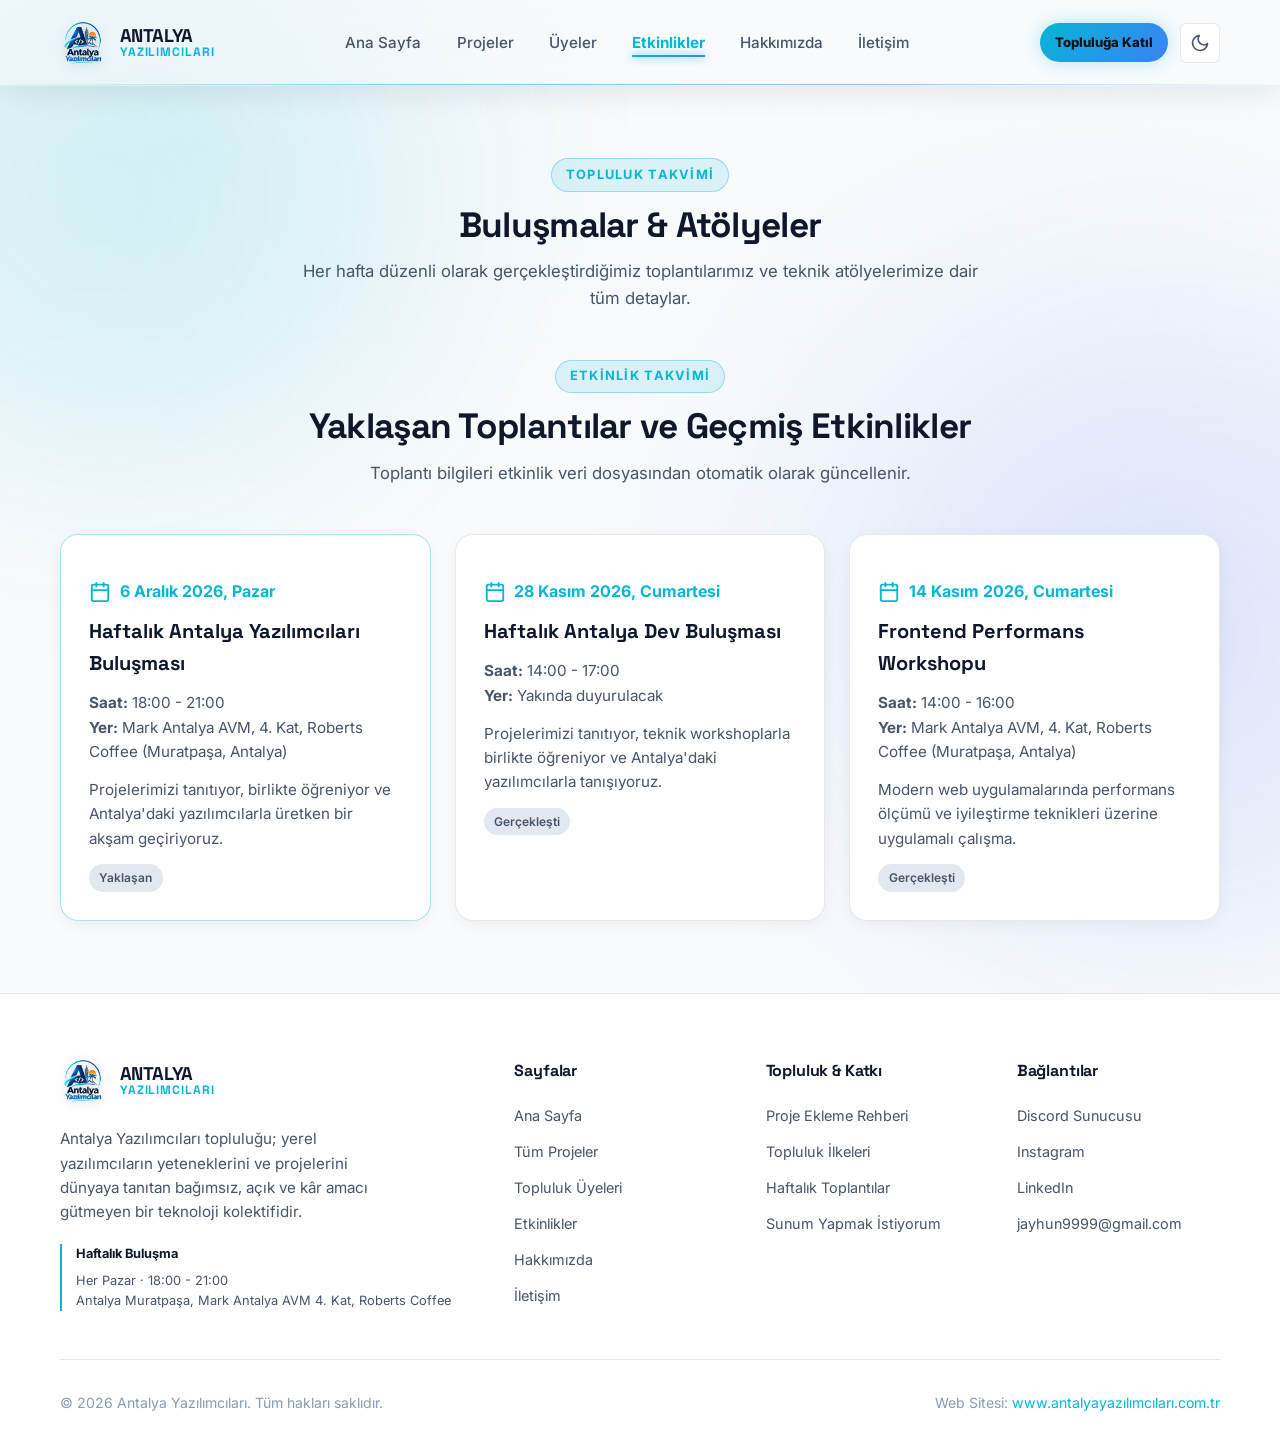
<file: etkinlikler.html>
<!DOCTYPE html>
<html lang="tr" data-theme="dark">
<head>
  <meta charset="UTF-8">
  <meta name="viewport" content="width=device-width, initial-scale=1.0">
  <title>Etkinlikler &amp; Haftalık Buluşmalar | Antalya Yazılımcıları</title>
  
  <meta name="description" content="Antalya Yazılımcıları haftalık toplantı takvimi, workshoplar, proje sunum saatleri ve geçmiş etkinlik arşivi.">
  <meta name="keywords" content="antalya yazılım etkinlikleri, antalya teknoloji workshop, antalya kodlama buluşmaları">
  <meta name="author" content="Antalya Yazılımcıları">
  <meta name="robots" content="index, follow">

  <meta property="og:type" content="website">
  <meta property="og:title" content="Etkinlikler &amp; Haftalık Buluşmalar | Antalya Yazılımcıları">
  <meta property="og:description" content="Her hafta Pazar Antalya'da toplanıyor, projelerimizi tanıtıyor ve workshoplar yapıyoruz.">
  <meta property="og:url" content="https://www.antalyayazilimcilari.com.tr/etkinlikler.html">
  <meta property="og:image" content="assets/images/antalya-coding-community-logo.png">

  <link rel="icon" type="image/png" href="assets/images/antalya-coding-community-logo.png">
  <link rel="preconnect" href="https://fonts.googleapis.com">
  <link rel="preconnect" href="https://fonts.gstatic.com" crossorigin>
  <link href="https://fonts.googleapis.com/css2?family=Inter:wght@400;500;600;700&family=Space+Grotesk:wght@600;700;800&display=swap" rel="stylesheet">
  <link rel="stylesheet" href="css/style.css">
  <script src="js/theme.js"></script>
</head>
<body>
  <a href="#main-content" class="skip-link">Ana içeriğe atla</a>

  <!-- Header -->
  <header class="site-header" role="banner">
    <div class="container">
      <a href="index.html" class="brand-link" aria-label="Antalya Yazılımcıları Ana Sayfa">
        <img src="assets/images/antalya-coding-community-logo.png" alt="Antalya Coding Community Logosu" class="brand-logo" width="46" height="46">
        <span class="brand-text">ANTALYA <span class="brand-highlight">YAZILIMCILARI</span></span>
      </a>

      <nav class="nav-desktop" aria-label="Ana Menü">
        <ul class="nav-list">
          <li><a href="index.html" class="nav-link">Ana Sayfa</a></li>
          <li><a href="projeler.html" class="nav-link">Projeler</a></li>
          <li><a href="uyeler.html" class="nav-link">Üyeler</a></li>
          <li><a href="etkinlikler.html" class="nav-link">Etkinlikler</a></li>
          <li><a href="hakkimizda.html" class="nav-link">Hakkımızda</a></li>
          <li><a href="iletisim.html" class="nav-link">İletişim</a></li>
        </ul>
      </nav>

      <div class="header-actions">
        <button id="theme-toggle-btn" class="theme-toggle-btn" type="button" aria-label="Temayı değiştir"></button>
        <button id="mobile-menu-btn" class="mobile-menu-btn" type="button" aria-expanded="false" aria-controls="mobile-nav-drawer" aria-label="Menüyü aç/kapat">
          <span class="hamburger-line" aria-hidden="true"></span>
        </button>
      </div>
    </div>
  </header>

  <!-- Mobil Menü -->
  <div id="mobile-nav-drawer" class="mobile-nav-drawer" role="dialog" aria-modal="true" aria-label="Mobil Gezinme Menüsü">
    <nav class="mobile-nav-list">
      <a href="index.html" class="nav-link">Ana Sayfa</a>
      <a href="projeler.html" class="nav-link">Projeler</a>
      <a href="uyeler.html" class="nav-link">Üyeler</a>
      <a href="etkinlikler.html" class="nav-link">Etkinlikler</a>
      <a href="hakkimizda.html" class="nav-link">Hakkımızda</a>
      <a href="iletisim.html" class="nav-link">İletişim</a>
    </nav>
  </div>

  <!-- Ana İçerik -->
  <main id="main-content" class="section">
    <div class="container">
      <div class="section-title-wrap">
        <span class="section-tag">Topluluk Takvimi</span>
        <h1 class="section-title">Buluşmalar &amp; Atölyeler</h1>
        <p class="section-subtitle">
          Her hafta düzenli olarak gerçekleştirdiğimiz toplantılarımız ve teknik atölyelerimize dair tüm detaylar.
        </p>
      </div>

      <section aria-labelledby="events-list-title">
        <div class="section-title-wrap">
          <span class="section-tag">Etkinlik Takvimi</span>
          <h2 id="events-list-title" class="section-title">Yaklaşan Toplantılar ve Geçmiş Etkinlikler</h2>
          <p class="section-subtitle">Toplantı bilgileri etkinlik veri dosyasından otomatik olarak güncellenir.</p>
        </div>
        <div id="event-list" class="event-list" aria-live="polite">
          <div class="empty-state"><p>Etkinlikler yükleniyor...</p></div>
        </div>
      </section>

    </div>
  </main>

  <!-- Ortak Footer -->
  <footer class="site-footer" role="contentinfo">
    <div class="container">
      <div class="footer-grid">
        <div class="footer-brand">
          <a href="index.html" class="brand-link">
            <img src="assets/images/antalya-coding-community-logo.png" alt="Antalya Coding Community Logosu" class="brand-logo" width="46" height="46">
            <span class="brand-text">ANTALYA <span class="brand-highlight">YAZILIMCILARI</span></span>
          </a>
          <p>
            Antalya Yazılımcıları topluluğu; yerel yazılımcıların yeteneklerini ve projelerini dünyaya tanıtan bağımsız, açık ve kâr amacı gütmeyen bir teknoloji kolektifidir.
          </p>
        </div>

        <div>
          <h4 class="footer-title">Sayfalar</h4>
          <ul class="footer-links">
            <li><a href="index.html" class="footer-link">Ana Sayfa</a></li>
            <li><a href="projeler.html" class="footer-link">Tüm Projeler</a></li>
            <li><a href="uyeler.html" class="footer-link">Topluluk Üyeleri</a></li>
            <li><a href="etkinlikler.html" class="footer-link">Etkinlikler</a></li>
            <li><a href="hakkimizda.html" class="footer-link">Hakkımızda</a></li>
            <li><a href="iletisim.html" class="footer-link">İletişim</a></li>
          </ul>
        </div>

        <div>
          <h4 class="footer-title">Topluluk &amp; Katkı</h4>
          <ul class="footer-links">
            <li><a href="projeler.html" class="footer-link">Proje Ekleme Rehberi</a></li>
            <li><a href="hakkimizda.html#kurallar" class="footer-link">Topluluk İlkeleri</a></li>
            <li><a href="etkinlikler.html" class="footer-link">Haftalık Toplantılar</a></li>
            <li><a href="iletisim.html" class="footer-link">Sunum Yapmak İstiyorum</a></li>
          </ul>
        </div>

        <div>
          <h4 class="footer-title">Bağlantılar</h4>
          <ul class="footer-links">
            <li><a href="https://discord.com" target="_blank" rel="noopener noreferrer" class="footer-link">Discord Sunucusu</a></li>
            <li><a href="https://www.instagram.com/j.r_software.academy" target="_blank" rel="noopener noreferrer" class="footer-link">Instagram</a></li>
            <li><a href="https://www.linkedin.com/in/ceyhun-rahimov-3519a5248" target="_blank" rel="noopener noreferrer" class="footer-link">LinkedIn</a></li>
            <li><a href="mailto:jayhun9999@gmail.com" class="footer-link">jayhun9999@gmail.com</a></li>
          </ul>
        </div>
      </div>

      <div class="footer-bottom">
        <div>
          &copy; 2026 Antalya Yazılımcıları. Tüm hakları saklıdır.
        </div>
        <div>
          Web Sitesi: <a href="https://www.antalyayazilimcilari.com.tr">www.antalyayazılımcıları.com.tr</a>
        </div>
      </div>
    </div>
  </footer>

  <script src="js/common.js"></script>
  <script src="js/etkinlikler.js"></script>
</body>
</html>
</file>
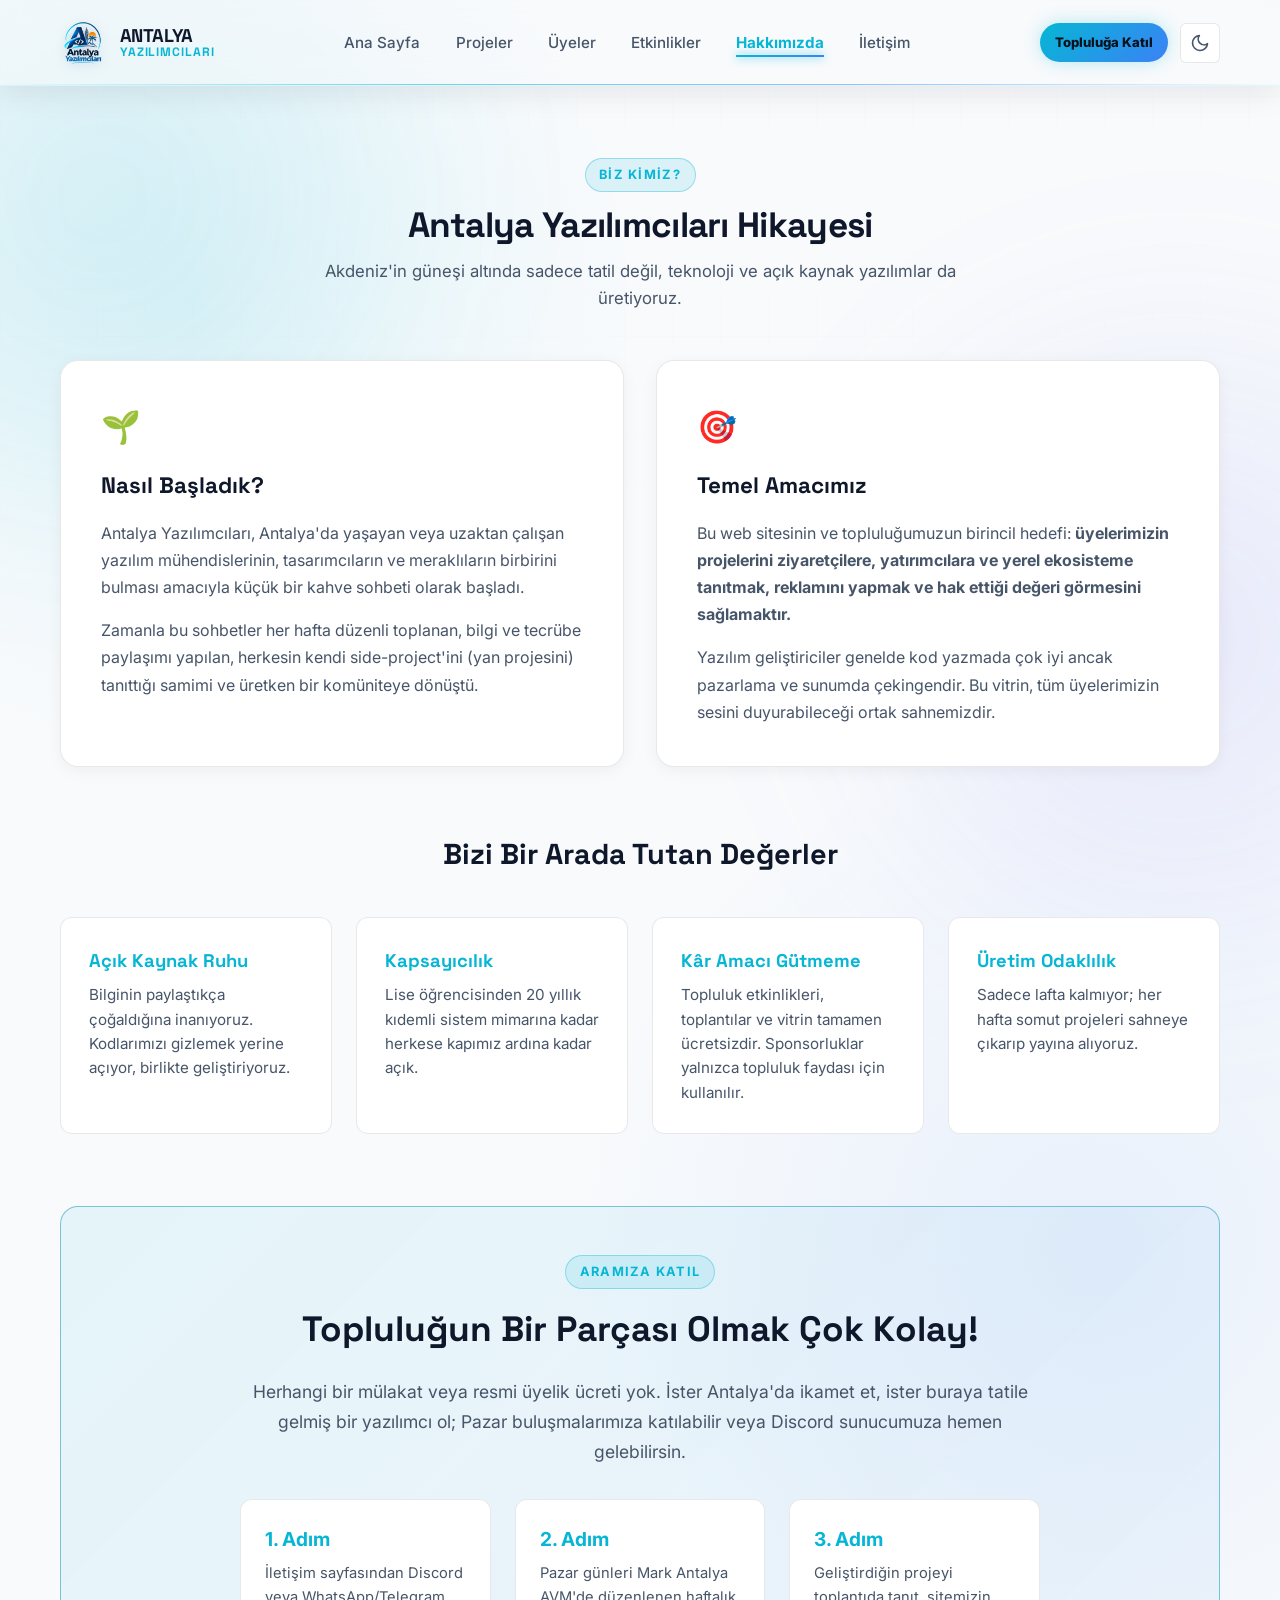
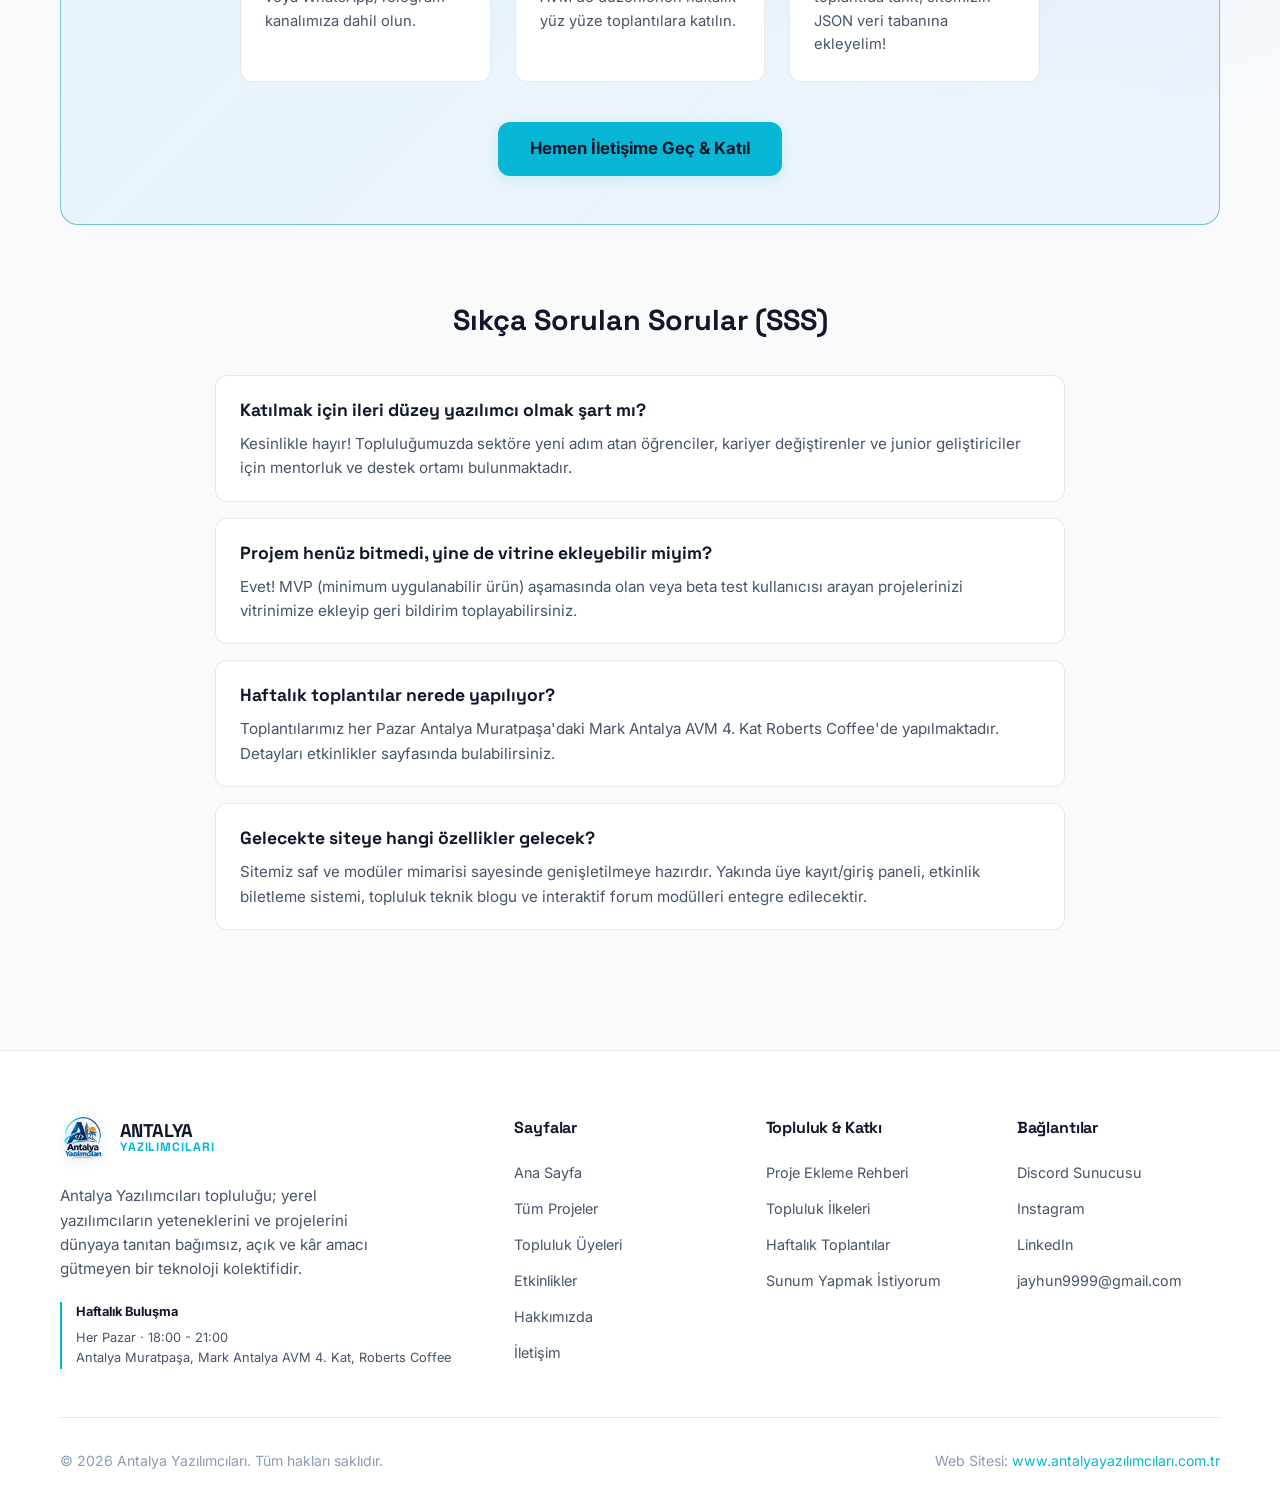
<file: hakkimizda.html>
<!DOCTYPE html>
<html lang="tr" data-theme="dark">
<head>
  <meta charset="UTF-8">
  <meta name="viewport" content="width=device-width, initial-scale=1.0">
  <title>Hakkımızda | Antalya Yazılımcıları Topluluğu</title>
  
  <meta name="description" content="Antalya Yazılımcıları topluluğunun hikayesi, kuruluş vizyonu, haftalık buluşmaları ve aramıza nasıl katılacağınız hakkında tüm detaylar.">
  <meta name="keywords" content="antalya yazılımcıları hakkında, antalya yazılım topluluğu vizyonu, antalya coder community">
  <meta name="author" content="Antalya Yazılımcıları">
  <meta name="robots" content="index, follow">

  <meta property="og:type" content="website">
  <meta property="og:title" content="Hakkımızda | Antalya Yazılımcıları Topluluğu">
  <meta property="og:description" content="Antalya'da teknoloji üreten, açık kaynak kod yazan ve birbirine mentörlük yapan geliştiriciler topluluğu.">
  <meta property="og:url" content="https://www.antalyayazilimcilari.com.tr/hakkimizda.html">
  <meta property="og:image" content="assets/images/antalya-coding-community-logo.png">

  <link rel="icon" type="image/png" href="assets/images/antalya-coding-community-logo.png">
  <link rel="preconnect" href="https://fonts.googleapis.com">
  <link rel="preconnect" href="https://fonts.gstatic.com" crossorigin>
  <link href="https://fonts.googleapis.com/css2?family=Inter:wght@400;500;600;700&family=Space+Grotesk:wght@600;700;800&display=swap" rel="stylesheet">
  <link rel="stylesheet" href="css/style.css">
  <script src="js/theme.js"></script>
</head>
<body>
  <a href="#main-content" class="skip-link">Ana içeriğe atla</a>

  <!-- Header -->
  <header class="site-header" role="banner">
    <div class="container">
      <a href="index.html" class="brand-link" aria-label="Antalya Yazılımcıları Ana Sayfa">
        <img src="assets/images/antalya-coding-community-logo.png" alt="Antalya Coding Community Logosu" class="brand-logo" width="46" height="46">
        <span class="brand-text">ANTALYA <span class="brand-highlight">YAZILIMCILARI</span></span>
      </a>

      <nav class="nav-desktop" aria-label="Ana Menü">
        <ul class="nav-list">
          <li><a href="index.html" class="nav-link">Ana Sayfa</a></li>
          <li><a href="projeler.html" class="nav-link">Projeler</a></li>
          <li><a href="uyeler.html" class="nav-link">Üyeler</a></li>
          <li><a href="etkinlikler.html" class="nav-link">Etkinlikler</a></li>
          <li><a href="hakkimizda.html" class="nav-link">Hakkımızda</a></li>
          <li><a href="iletisim.html" class="nav-link">İletişim</a></li>
        </ul>
      </nav>

      <div class="header-actions">
        <button id="theme-toggle-btn" class="theme-toggle-btn" type="button" aria-label="Temayı değiştir"></button>
        <button id="mobile-menu-btn" class="mobile-menu-btn" type="button" aria-expanded="false" aria-controls="mobile-nav-drawer" aria-label="Menüyü aç/kapat">
          <span class="hamburger-line" aria-hidden="true"></span>
        </button>
      </div>
    </div>
  </header>

  <!-- Mobil Menü -->
  <div id="mobile-nav-drawer" class="mobile-nav-drawer" role="dialog" aria-modal="true" aria-label="Mobil Gezinme Menüsü">
    <nav class="mobile-nav-list">
      <a href="index.html" class="nav-link">Ana Sayfa</a>
      <a href="projeler.html" class="nav-link">Projeler</a>
      <a href="uyeler.html" class="nav-link">Üyeler</a>
      <a href="etkinlikler.html" class="nav-link">Etkinlikler</a>
      <a href="hakkimizda.html" class="nav-link">Hakkımızda</a>
      <a href="iletisim.html" class="nav-link">İletişim</a>
    </nav>
  </div>

  <!-- Ana İçerik -->
  <main id="main-content" class="section">
    <div class="container">
      <div class="section-title-wrap">
        <span class="section-tag">Biz Kimiz?</span>
        <h1 class="section-title">Antalya Yazılımcıları Hikayesi</h1>
        <p class="section-subtitle">
          Akdeniz'in güneşi altında sadece tatil değil, teknoloji ve açık kaynak yazılımlar da üretiyoruz.
        </p>
      </div>

      <!-- Hikaye & Vizyon Kartları -->
      <div style="display: grid; grid-template-columns: repeat(auto-fit, minmax(320px, 1fr)); gap: 2rem; margin-bottom: 4rem;">
        <article style="background: var(--bg-card); border: 1px solid var(--border-color); border-radius: var(--radius-lg); padding: 2.5rem; box-shadow: var(--shadow-card);">
          <div style="font-size: 2rem; margin-bottom: 1rem;">🌱</div>
          <h2 style="font-family: var(--font-heading); font-size: 1.4rem; margin-bottom: 1rem;">Nasıl Başladık?</h2>
          <p style="color: var(--text-secondary); line-height: 1.7; margin-bottom: 1rem;">
            Antalya Yazılımcıları, Antalya'da yaşayan veya uzaktan çalışan yazılım mühendislerinin, tasarımcıların ve meraklıların birbirini bulması amacıyla küçük bir kahve sohbeti olarak başladı.
          </p>
          <p style="color: var(--text-secondary); line-height: 1.7;">
            Zamanla bu sohbetler her hafta düzenli toplanan, bilgi ve tecrübe paylaşımı yapılan, herkesin kendi side-project'ini (yan projesini) tanıttığı samimi ve üretken bir komüniteye dönüştü.
          </p>
        </article>

        <article style="background: var(--bg-card); border: 1px solid var(--border-color); border-radius: var(--radius-lg); padding: 2.5rem; box-shadow: var(--shadow-card);">
          <div style="font-size: 2rem; margin-bottom: 1rem;">🎯</div>
          <h2 style="font-family: var(--font-heading); font-size: 1.4rem; margin-bottom: 1rem;">Temel Amacımız</h2>
          <p style="color: var(--text-secondary); line-height: 1.7; margin-bottom: 1rem;">
            Bu web sitesinin ve topluluğumuzun birincil hedefi: <strong>üyelerimizin projelerini ziyaretçilere, yatırımcılara ve yerel ekosisteme tanıtmak, reklamını yapmak ve hak ettiği değeri görmesini sağlamaktır.</strong>
          </p>
          <p style="color: var(--text-secondary); line-height: 1.7;">
            Yazılım geliştiriciler genelde kod yazmada çok iyi ancak pazarlama ve sunumda çekingendir. Bu vitrin, tüm üyelerimizin sesini duyurabileceği ortak sahnemizdir.
          </p>
        </article>
      </div>

      <!-- Değerlerimiz -->
      <section style="margin-bottom: 4.5rem;">
        <h2 style="font-family: var(--font-heading); font-size: 1.8rem; text-align: center; margin-bottom: 2.5rem;">
          Bizi Bir Arada Tutan Değerler
        </h2>

        <div style="display: grid; grid-template-columns: repeat(auto-fit, minmax(260px, 1fr)); gap: 1.5rem;">
          <div style="background: var(--bg-surface); padding: 1.75rem; border-radius: var(--radius-md); border: 1px solid var(--border-color);">
            <h3 style="font-family: var(--font-heading); font-size: 1.15rem; color: var(--color-accent); margin-bottom: 0.5rem;">Açık Kaynak Ruhu</h3>
            <p style="color: var(--text-secondary); font-size: 0.95rem; line-height: 1.6;">
              Bilginin paylaştıkça çoğaldığına inanıyoruz. Kodlarımızı gizlemek yerine açıyor, birlikte geliştiriyoruz.
            </p>
          </div>

          <div style="background: var(--bg-surface); padding: 1.75rem; border-radius: var(--radius-md); border: 1px solid var(--border-color);">
            <h3 style="font-family: var(--font-heading); font-size: 1.15rem; color: var(--color-accent); margin-bottom: 0.5rem;">Kapsayıcılık</h3>
            <p style="color: var(--text-secondary); font-size: 0.95rem; line-height: 1.6;">
              Lise öğrencisinden 20 yıllık kıdemli sistem mimarına kadar herkese kapımız ardına kadar açık.
            </p>
          </div>

          <div style="background: var(--bg-surface); padding: 1.75rem; border-radius: var(--radius-md); border: 1px solid var(--border-color);">
            <h3 style="font-family: var(--font-heading); font-size: 1.15rem; color: var(--color-accent); margin-bottom: 0.5rem;">Kâr Amacı Gütmeme</h3>
            <p style="color: var(--text-secondary); font-size: 0.95rem; line-height: 1.6;">
              Topluluk etkinlikleri, toplantılar ve vitrin tamamen ücretsizdir. Sponsorluklar yalnızca topluluk faydası için kullanılır.
            </p>
          </div>

          <div style="background: var(--bg-surface); padding: 1.75rem; border-radius: var(--radius-md); border: 1px solid var(--border-color);">
            <h3 style="font-family: var(--font-heading); font-size: 1.15rem; color: var(--color-accent); margin-bottom: 0.5rem;">Üretim Odaklılık</h3>
            <p style="color: var(--text-secondary); font-size: 0.95rem; line-height: 1.6;">
              Sadece lafta kalmıyor; her hafta somut projeleri sahneye çıkarıp yayına alıyoruz.
            </p>
          </div>
        </div>
      </section>

      <!-- Nasıl Katılınır Bölümü (#katil) -->
      <section id="katil" style="background: linear-gradient(135deg, rgba(6, 182, 212, 0.08) 0%, rgba(59, 130, 246, 0.05) 100%); border: 1px solid var(--border-color-hover); border-radius: var(--radius-lg); padding: 3rem 2.5rem; margin-bottom: 4.5rem;">
        <div style="max-width: 800px; margin: 0 auto; text-align: center;">
          <span class="section-tag">Aramıza Katıl</span>
          <h2 style="font-family: var(--font-heading); font-size: 2.2rem; margin-bottom: 1.25rem;">
            Topluluğun Bir Parçası Olmak Çok Kolay!
          </h2>
          <p style="color: var(--text-secondary); font-size: 1.1rem; line-height: 1.7; margin-bottom: 2rem;">
            Herhangi bir mülakat veya resmi üyelik ücreti yok. İster Antalya'da ikamet et, ister buraya tatile gelmiş bir yazılımcı ol; Pazar buluşmalarımıza katılabilir veya Discord sunucumuza hemen gelebilirsin.
          </p>

          <div style="display: grid; grid-template-columns: repeat(auto-fit, minmax(220px, 1fr)); gap: 1.5rem; text-align: left; margin-bottom: 2.5rem;">
            <div style="background: var(--bg-card); padding: 1.5rem; border-radius: var(--radius-md); border: 1px solid var(--border-color);">
              <strong style="color: var(--color-accent); font-size: 1.2rem; display: block; margin-bottom: 0.5rem;">1. Adım</strong>
              <p style="font-size: 0.92rem; color: var(--text-secondary);">İletişim sayfasından Discord veya WhatsApp/Telegram kanalımıza dahil olun.</p>
            </div>

            <div style="background: var(--bg-card); padding: 1.5rem; border-radius: var(--radius-md); border: 1px solid var(--border-color);">
              <strong style="color: var(--color-accent); font-size: 1.2rem; display: block; margin-bottom: 0.5rem;">2. Adım</strong>
              <p style="font-size: 0.92rem; color: var(--text-secondary);">Pazar günleri Mark Antalya AVM'de düzenlenen haftalık yüz yüze toplantılara katılın.</p>
            </div>

            <div style="background: var(--bg-card); padding: 1.5rem; border-radius: var(--radius-md); border: 1px solid var(--border-color);">
              <strong style="color: var(--color-accent); font-size: 1.2rem; display: block; margin-bottom: 0.5rem;">3. Adım</strong>
              <p style="font-size: 0.92rem; color: var(--text-secondary);">Geliştirdiğin projeyi toplantıda tanıt, sitemizin JSON veri tabanına ekleyelim!</p>
            </div>
          </div>

          <a href="iletisim.html" class="btn btn-primary" style="font-size: 1.05rem; padding: 0.85rem 2rem;">
            Hemen İletişime Geç &amp; Katıl
          </a>
        </div>
      </section>

      <!-- Sıkça Sorulan Sorular (FAQ) -->
      <section style="max-width: 850px; margin: 0 auto 3rem auto;">
        <h2 style="font-family: var(--font-heading); font-size: 1.8rem; text-align: center; margin-bottom: 2rem;">
          Sıkça Sorulan Sorular (SSS)
        </h2>

        <div class="faq-list">
          <div class="faq-item">
            <h3 class="faq-question">Katılmak için ileri düzey yazılımcı olmak şart mı?</h3>
            <p class="faq-answer">
              Kesinlikle hayır! Topluluğumuzda sektöre yeni adım atan öğrenciler, kariyer değiştirenler ve junior geliştiriciler için mentorluk ve destek ortamı bulunmaktadır.
            </p>
          </div>

          <div class="faq-item">
            <h3 class="faq-question">Projem henüz bitmedi, yine de vitrine ekleyebilir miyim?</h3>
            <p class="faq-answer">
              Evet! MVP (minimum uygulanabilir ürün) aşamasında olan veya beta test kullanıcısı arayan projelerinizi vitrinimize ekleyip geri bildirim toplayabilirsiniz.
            </p>
          </div>

          <div class="faq-item">
            <h3 class="faq-question">Haftalık toplantılar nerede yapılıyor?</h3>
            <p class="faq-answer">
              Toplantılarımız her Pazar Antalya Muratpaşa'daki Mark Antalya AVM 4. Kat Roberts Coffee'de yapılmaktadır. Detayları etkinlikler sayfasında bulabilirsiniz.
            </p>
          </div>

          <div class="faq-item">
            <h3 class="faq-question">Gelecekte siteye hangi özellikler gelecek?</h3>
            <p class="faq-answer">
              Sitemiz saf ve modüler mimarisi sayesinde genişletilmeye hazırdır. Yakında üye kayıt/giriş paneli, etkinlik biletleme sistemi, topluluk teknik blogu ve interaktif forum modülleri entegre edilecektir.
            </p>
          </div>
        </div>
      </section>
    </div>
  </main>

  <!-- Ortak Footer -->
  <footer class="site-footer" role="contentinfo">
    <div class="container">
      <div class="footer-grid">
        <div class="footer-brand">
          <a href="index.html" class="brand-link">
            <img src="assets/images/antalya-coding-community-logo.png" alt="Antalya Coding Community Logosu" class="brand-logo" width="46" height="46">
            <span class="brand-text">ANTALYA <span class="brand-highlight">YAZILIMCILARI</span></span>
          </a>
          <p>
            Antalya Yazılımcıları topluluğu; yerel yazılımcıların yeteneklerini ve projelerini dünyaya tanıtan bağımsız, açık ve kâr amacı gütmeyen bir teknoloji kolektifidir.
          </p>
        </div>

        <div>
          <h4 class="footer-title">Sayfalar</h4>
          <ul class="footer-links">
            <li><a href="index.html" class="footer-link">Ana Sayfa</a></li>
            <li><a href="projeler.html" class="footer-link">Tüm Projeler</a></li>
            <li><a href="uyeler.html" class="footer-link">Topluluk Üyeleri</a></li>
            <li><a href="etkinlikler.html" class="footer-link">Etkinlikler</a></li>
            <li><a href="hakkimizda.html" class="footer-link">Hakkımızda</a></li>
            <li><a href="iletisim.html" class="footer-link">İletişim</a></li>
          </ul>
        </div>

        <div>
          <h4 class="footer-title">Topluluk &amp; Katkı</h4>
          <ul class="footer-links">
            <li><a href="projeler.html" class="footer-link">Proje Ekleme Rehberi</a></li>
            <li><a href="hakkimizda.html#kurallar" class="footer-link">Topluluk İlkeleri</a></li>
            <li><a href="etkinlikler.html" class="footer-link">Haftalık Toplantılar</a></li>
            <li><a href="iletisim.html" class="footer-link">Sunum Yapmak İstiyorum</a></li>
          </ul>
        </div>

        <div>
          <h4 class="footer-title">Bağlantılar</h4>
          <ul class="footer-links">
            <li><a href="https://discord.com" target="_blank" rel="noopener noreferrer" class="footer-link">Discord Sunucusu</a></li>
            <li><a href="https://www.instagram.com/j.r_software.academy" target="_blank" rel="noopener noreferrer" class="footer-link">Instagram</a></li>
            <li><a href="https://www.linkedin.com/in/ceyhun-rahimov-3519a5248" target="_blank" rel="noopener noreferrer" class="footer-link">LinkedIn</a></li>
            <li><a href="mailto:jayhun9999@gmail.com" class="footer-link">jayhun9999@gmail.com</a></li>
          </ul>
        </div>
      </div>

      <div class="footer-bottom">
        <div>
          &copy; 2026 Antalya Yazılımcıları. Tüm hakları saklıdır.
        </div>
        <div>
          Web Sitesi: <a href="https://www.antalyayazilimcilari.com.tr">www.antalyayazılımcıları.com.tr</a>
        </div>
      </div>
    </div>
  </footer>

  <script src="js/common.js"></script>
</body>
</html>
</file>
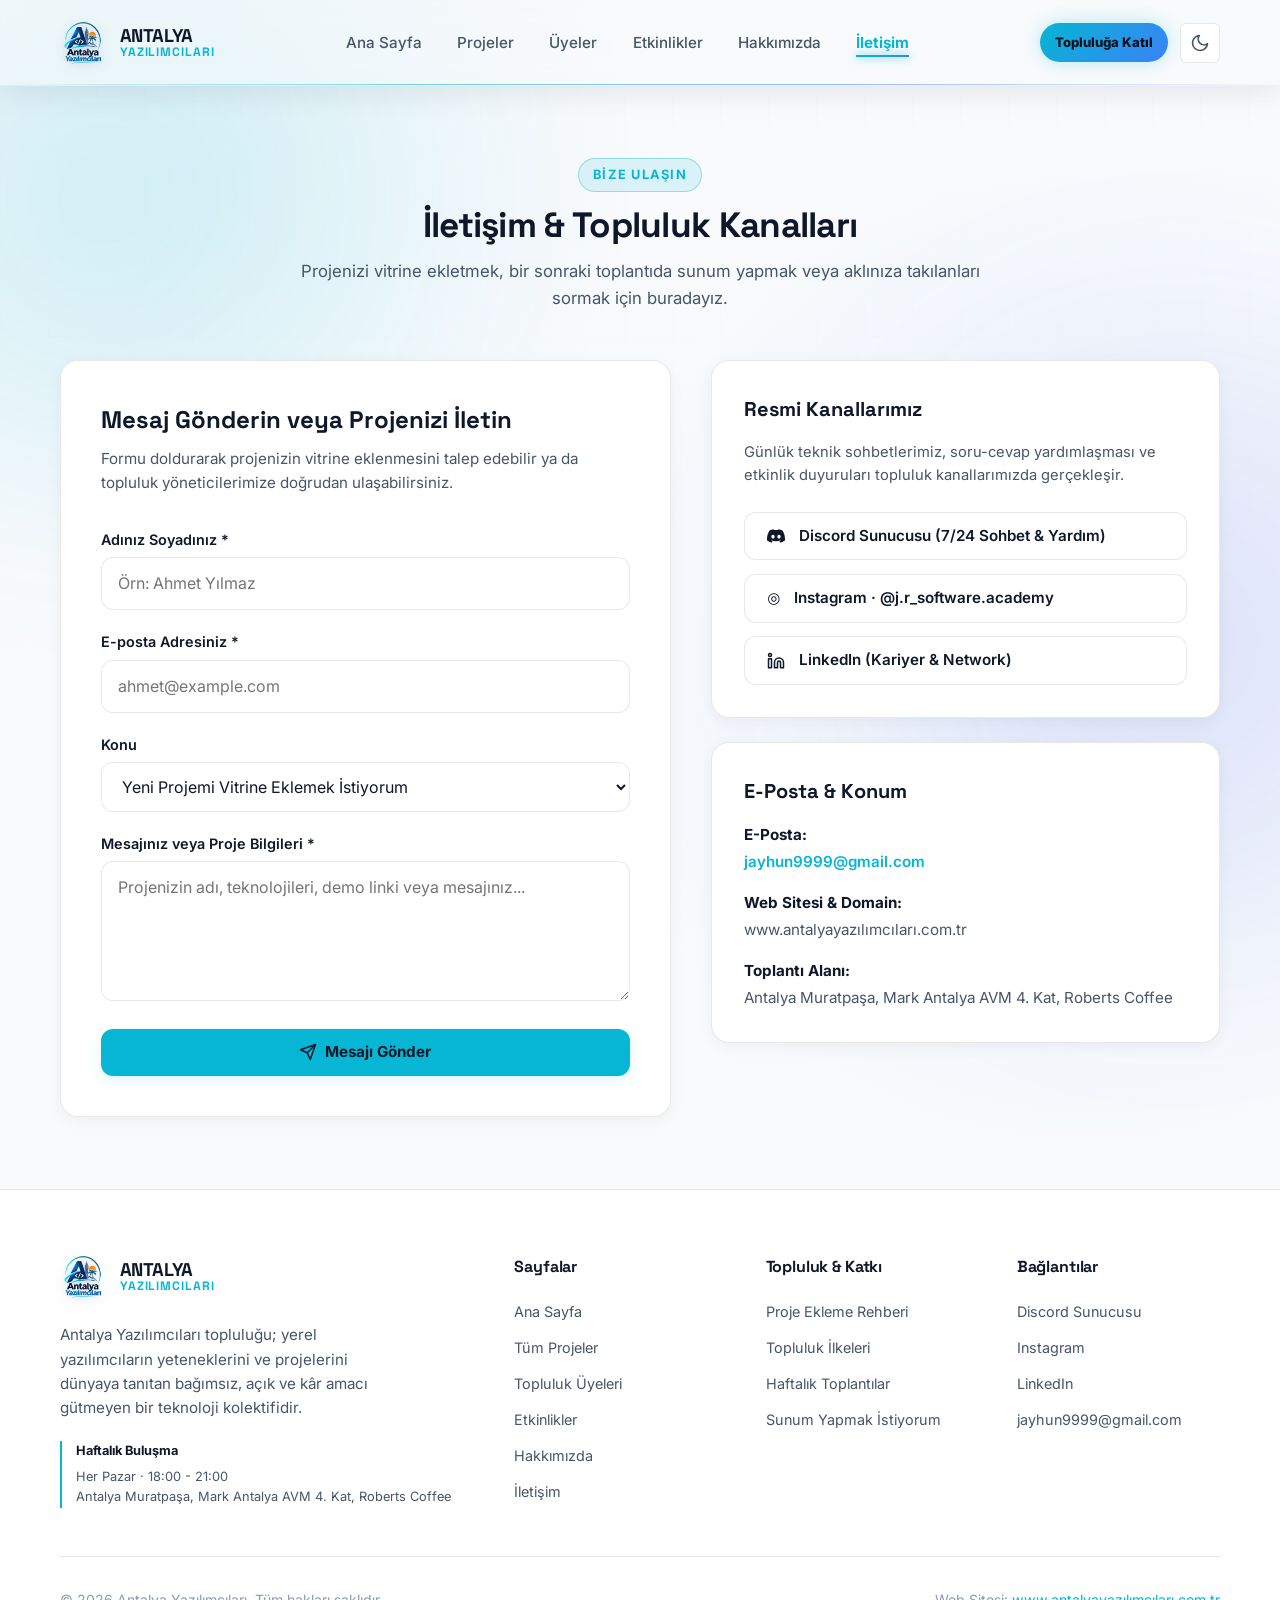
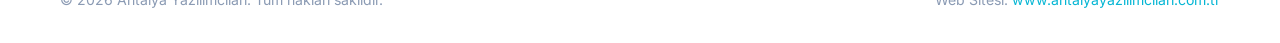
<file: iletisim.html>
<!DOCTYPE html>
<html lang="tr" data-theme="dark">
<head>
  <meta charset="UTF-8">
  <meta name="viewport" content="width=device-width, initial-scale=1.0">
  <title>İletişim &amp; Topluluğa Katıl | Antalya Yazılımcıları</title>
  
  <meta name="description" content="Antalya Yazılımcıları topluluğu ile iletişime geçin, projenizi vitrine ekletin, haftalık toplantılara katılın veya sponsor olun.">
  <meta name="keywords" content="antalya yazılımcıları iletişim, antalya developer discord, antalya yazılım grubu">
  <meta name="author" content="Antalya Yazılımcıları">
  <meta name="robots" content="index, follow">

  <meta property="og:type" content="website">
  <meta property="og:title" content="İletişim &amp; Topluluğa Katıl | Antalya Yazılımcıları">
  <meta property="og:description" content="Bize ulaşın, Discord sunucumuza katılın ve projenizi vitrinimizde sergileyelim.">
  <meta property="og:url" content="https://www.antalyayazilimcilari.com.tr/iletisim.html">
  <meta property="og:image" content="assets/images/antalya-coding-community-logo.png">

  <link rel="icon" type="image/png" href="assets/images/antalya-coding-community-logo.png">
  <link rel="preconnect" href="https://fonts.googleapis.com">
  <link rel="preconnect" href="https://fonts.gstatic.com" crossorigin>
  <link href="https://fonts.googleapis.com/css2?family=Inter:wght@400;500;600;700&family=Space+Grotesk:wght@600;700;800&display=swap" rel="stylesheet">
  <link rel="stylesheet" href="css/style.css">
  <script src="js/theme.js"></script>
</head>
<body>
  <a href="#main-content" class="skip-link">Ana içeriğe atla</a>

  <!-- Header -->
  <header class="site-header" role="banner">
    <div class="container">
      <a href="index.html" class="brand-link" aria-label="Antalya Yazılımcıları Ana Sayfa">
        <img src="assets/images/antalya-coding-community-logo.png" alt="Antalya Coding Community Logosu" class="brand-logo" width="46" height="46">
        <span class="brand-text">ANTALYA <span class="brand-highlight">YAZILIMCILARI</span></span>
      </a>

      <nav class="nav-desktop" aria-label="Ana Menü">
        <ul class="nav-list">
          <li><a href="index.html" class="nav-link">Ana Sayfa</a></li>
          <li><a href="projeler.html" class="nav-link">Projeler</a></li>
          <li><a href="uyeler.html" class="nav-link">Üyeler</a></li>
          <li><a href="etkinlikler.html" class="nav-link">Etkinlikler</a></li>
          <li><a href="hakkimizda.html" class="nav-link">Hakkımızda</a></li>
          <li><a href="iletisim.html" class="nav-link">İletişim</a></li>
        </ul>
      </nav>

      <div class="header-actions">
        <button id="theme-toggle-btn" class="theme-toggle-btn" type="button" aria-label="Temayı değiştir"></button>
        <button id="mobile-menu-btn" class="mobile-menu-btn" type="button" aria-expanded="false" aria-controls="mobile-nav-drawer" aria-label="Menüyü aç/kapat">
          <span class="hamburger-line" aria-hidden="true"></span>
        </button>
      </div>
    </div>
  </header>

  <!-- Mobil Menü -->
  <div id="mobile-nav-drawer" class="mobile-nav-drawer" role="dialog" aria-modal="true" aria-label="Mobil Gezinme Menüsü">
    <nav class="mobile-nav-list">
      <a href="index.html" class="nav-link">Ana Sayfa</a>
      <a href="projeler.html" class="nav-link">Projeler</a>
      <a href="uyeler.html" class="nav-link">Üyeler</a>
      <a href="etkinlikler.html" class="nav-link">Etkinlikler</a>
      <a href="hakkimizda.html" class="nav-link">Hakkımızda</a>
      <a href="iletisim.html" class="nav-link">İletişim</a>
    </nav>
  </div>

  <!-- Ana İçerik -->
  <main id="main-content" class="section">
    <div class="container">
      <div class="section-title-wrap">
        <span class="section-tag">Bize Ulaşın</span>
        <h1 class="section-title">İletişim &amp; Topluluk Kanalları</h1>
        <p class="section-subtitle">
          Projenizi vitrine ekletmek, bir sonraki toplantıda sunum yapmak veya aklınıza takılanları sormak için buradayız.
        </p>
      </div>

      <div class="contact-grid">
        <!-- Sol: İletişim & Proje Gönderme Formu -->
        <div style="background: var(--bg-card); border: 1px solid var(--border-color); border-radius: var(--radius-lg); padding: 2.5rem; box-shadow: var(--shadow-card);">
          <h2 style="font-family: var(--font-heading); font-size: 1.5rem; margin-bottom: 0.5rem;">
            Mesaj Gönderin veya Projenizi İletin
          </h2>
          <p style="color: var(--text-secondary); font-size: 0.95rem; margin-bottom: 2rem;">
            Formu doldurarak projenizin vitrine eklenmesini talep edebilir ya da topluluk yöneticilerimize doğrudan ulaşabilirsiniz.
          </p>

          <form id="contact-form" action="https://formsubmit.co/ajax/jayhun9999@gmail.com" method="POST" novalidate>
            <input type="hidden" name="_subject" value="Antalya Yazılımcıları - Yeni İletişim Mesajı">
            <input type="hidden" name="_captcha" value="false">
            <input type="text" name="_honey" class="honeypot" tabindex="-1" autocomplete="off" aria-hidden="true">
            <div class="form-group">
              <label for="contact-name" class="form-label">Adınız Soyadınız *</label>
              <input type="text" id="contact-name" name="ad_soyad" class="form-input" placeholder="Örn: Ahmet Yılmaz" autocomplete="name" minlength="2" required>
            </div>

            <div class="form-group">
              <label for="contact-email" class="form-label">E-posta Adresiniz *</label>
              <input type="email" id="contact-email" name="email" class="form-input" placeholder="ahmet@example.com" autocomplete="email" required>
            </div>

            <div class="form-group">
              <label for="contact-subject" class="form-label">Konu</label>
              <select id="contact-subject" name="konu" class="form-input" required>
                <option value="proje">Yeni Projemi Vitrine Eklemek İstiyorum</option>
                <option value="sunum">Haftalık Toplantıda Sunum Yapmak İstiyorum</option>
                <option value="katilim">Topluluğa Katılım Hakkında Soru</option>
                <option value="diger">Diğer / İş Birliği</option>
              </select>
            </div>

            <div class="form-group">
              <label for="contact-message" class="form-label">Mesajınız veya Proje Bilgileri *</label>
              <textarea id="contact-message" name="mesaj" class="form-textarea" placeholder="Projenizin adı, teknolojileri, demo linki veya mesajınız..." minlength="10" required></textarea>
            </div>

            <button type="submit" class="btn btn-primary" style="width: 100%;">
              <svg xmlns="http://www.w3.org/2000/svg" width="18" height="18" viewBox="0 0 24 24" fill="none" stroke="currentColor" stroke-width="2" stroke-linecap="round" stroke-linejoin="round"><line x1="22" y1="2" x2="11" y2="13"></line><polygon points="22 2 15 22 11 13 2 9 22 2"></polygon></svg>
              Mesajı Gönder
            </button>
          </form>

          <!-- Başarılı Gönderim Bildirimi -->
          <div id="form-status" class="form-status" role="status" aria-live="polite" hidden></div>
        </div>

        <!-- Sağ: Kanallar ve Sosyal Bağlantılar -->
        <div style="display: flex; flex-direction: column; gap: 1.5rem;">
          <div style="background: var(--bg-card); border: 1px solid var(--border-color); border-radius: var(--radius-lg); padding: 2rem; box-shadow: var(--shadow-card);">
            <h3 style="font-family: var(--font-heading); font-size: 1.25rem; margin-bottom: 1rem;">
              Resmi Kanallarımız
            </h3>
            <p style="color: var(--text-secondary); font-size: 0.92rem; line-height: 1.6; margin-bottom: 1.5rem;">
              Günlük teknik sohbetlerimiz, soru-cevap yardımlaşması ve etkinlik duyuruları topluluk kanallarımızda gerçekleşir.
            </p>

            <div style="display: flex; flex-direction: column; gap: 0.85rem;">
              <a href="https://discord.com" target="_blank" rel="noopener noreferrer" class="btn btn-secondary" style="justify-content: flex-start; gap: 0.85rem;">
                <svg width="20" height="20" viewBox="0 0 24 24" fill="currentColor"><path d="M20.317 4.37a19.791 19.791 0 0 0-4.885-1.515.074.074 0 0 0-.079.037c-.21.375-.444.864-.608 1.25a18.27 18.27 0 0 0-5.487 0 12.64 12.64 0 0 0-.617-1.25.077.077 0 0 0-.079-.037A19.736 19.736 0 0 0 3.677 4.37a.07.07 0 0 0-.032.027C.533 9.046-.32 13.58.099 18.057a.082.082 0 0 0 .031.057 19.9 19.9 0 0 0 5.993 3.03.078.078 0 0 0 .084-.028c.462-.63.874-1.295 1.226-1.994.021-.041.001-.09-.041-.106a13.107 13.107 0 0 1-1.872-.892.077.077 0 0 1-.008-.128 10.2 10.2 0 0 0 .372-.292.074.074 0 0 1 .077-.01c3.929 1.793 8.18 1.793 12.061 0a.074.074 0 0 1 .078.01c.12.098.246.198.373.292a.077.077 0 0 1-.006.127 12.299 12.299 0 0 1-1.873.893.077.077 0 0 0-.041.107c.36.698.772 1.362 1.225 1.993a.076.076 0 0 0 .084.028 19.839 19.839 0 0 0 6.002-3.03.077.077 0 0 0 .032-.054c.5-5.177-.838-9.674-3.549-13.66a.061.061 0 0 0-.031-.028zM8.02 15.33c-1.183 0-2.157-1.085-2.157-2.419 0-1.333.956-2.419 2.157-2.419 1.21 0 2.176 1.096 2.157 2.42 0 1.333-.956 2.418-2.157 2.418zm7.975 0c-1.183 0-2.157-1.085-2.157-2.419 0-1.333.955-2.419 2.157-2.419 1.21 0 2.176 1.096 2.157 2.42 0 1.333-.946 2.418-2.157 2.418z"/></svg>
                Discord Sunucusu (7/24 Sohbet &amp; Yardım)
              </a>

              <a href="https://www.instagram.com/j.r_software.academy" target="_blank" rel="noopener noreferrer" class="btn btn-secondary social-icon-link" style="justify-content: flex-start; gap: 0.85rem;">
                <span aria-hidden="true">◎</span>
                Instagram · @j.r_software.academy
              </a>

              <a href="https://www.linkedin.com/in/ceyhun-rahimov-3519a5248" target="_blank" rel="noopener noreferrer" class="btn btn-secondary social-icon-link" style="justify-content: flex-start; gap: 0.85rem;">
                <svg width="20" height="20" viewBox="0 0 24 24" fill="none" stroke="currentColor" stroke-width="2" stroke-linecap="round" stroke-linejoin="round"><path d="M16 8a6 6 0 0 1 6 6v7h-4v-7a2 2 0 0 0-2-2 2 2 0 0 0-2 2v7h-4v-7a6 6 0 0 1 6-6z"></path><rect x="2" y="9" width="4" height="12"></rect><circle cx="4" cy="4" r="2"></circle></svg>
                LinkedIn (Kariyer &amp; Network)
              </a>
            </div>
          </div>

          <div style="background: var(--bg-card); border: 1px solid var(--border-color); border-radius: var(--radius-lg); padding: 2rem; box-shadow: var(--shadow-card);">
            <h3 style="font-family: var(--font-heading); font-size: 1.25rem; margin-bottom: 1rem;">
              E-Posta &amp; Konum
            </h3>
            <div style="display: flex; flex-direction: column; gap: 1rem; color: var(--text-secondary); font-size: 0.95rem;">
              <div>
                <strong style="color: var(--text-main); display: block; margin-bottom: 0.2rem;">E-Posta:</strong>
                <a href="mailto:jayhun9999@gmail.com" style="color: var(--color-accent); font-weight: 600;">
                  jayhun9999@gmail.com
                </a>
              </div>

              <div>
                <strong style="color: var(--text-main); display: block; margin-bottom: 0.2rem;">Web Sitesi &amp; Domain:</strong>
                <span>www.antalyayazılımcıları.com.tr</span>
              </div>

              <div>
                <strong style="color: var(--text-main); display: block; margin-bottom: 0.2rem;">Toplantı Alanı:</strong>
                <span>Antalya Muratpaşa, Mark Antalya AVM 4. Kat, Roberts Coffee</span>
              </div>
            </div>
          </div>
        </div>
      </div>
    </div>
  </main>

  <!-- Ortak Footer -->
  <footer class="site-footer" role="contentinfo">
    <div class="container">
      <div class="footer-grid">
        <div class="footer-brand">
          <a href="index.html" class="brand-link">
            <img src="assets/images/antalya-coding-community-logo.png" alt="Antalya Coding Community Logosu" class="brand-logo" width="46" height="46">
            <span class="brand-text">ANTALYA <span class="brand-highlight">YAZILIMCILARI</span></span>
          </a>
          <p>
            Antalya Yazılımcıları topluluğu; yerel yazılımcıların yeteneklerini ve projelerini dünyaya tanıtan bağımsız, açık ve kâr amacı gütmeyen bir teknoloji kolektifidir.
          </p>
        </div>

        <div>
          <h4 class="footer-title">Sayfalar</h4>
          <ul class="footer-links">
            <li><a href="index.html" class="footer-link">Ana Sayfa</a></li>
            <li><a href="projeler.html" class="footer-link">Tüm Projeler</a></li>
            <li><a href="uyeler.html" class="footer-link">Topluluk Üyeleri</a></li>
            <li><a href="etkinlikler.html" class="footer-link">Etkinlikler</a></li>
            <li><a href="hakkimizda.html" class="footer-link">Hakkımızda</a></li>
            <li><a href="iletisim.html" class="footer-link">İletişim</a></li>
          </ul>
        </div>

        <div>
          <h4 class="footer-title">Topluluk &amp; Katkı</h4>
          <ul class="footer-links">
            <li><a href="projeler.html" class="footer-link">Proje Ekleme Rehberi</a></li>
            <li><a href="hakkimizda.html#kurallar" class="footer-link">Topluluk İlkeleri</a></li>
            <li><a href="etkinlikler.html" class="footer-link">Haftalık Toplantılar</a></li>
            <li><a href="iletisim.html" class="footer-link">Sunum Yapmak İstiyorum</a></li>
          </ul>
        </div>

        <div>
          <h4 class="footer-title">Bağlantılar</h4>
          <ul class="footer-links">
            <li><a href="https://discord.com" target="_blank" rel="noopener noreferrer" class="footer-link">Discord Sunucusu</a></li>
            <li><a href="https://www.instagram.com/j.r_software.academy" target="_blank" rel="noopener noreferrer" class="footer-link">Instagram</a></li>
            <li><a href="https://www.linkedin.com/in/ceyhun-rahimov-3519a5248" target="_blank" rel="noopener noreferrer" class="footer-link">LinkedIn</a></li>
            <li><a href="mailto:jayhun9999@gmail.com" class="footer-link">jayhun9999@gmail.com</a></li>
          </ul>
        </div>
      </div>

      <div class="footer-bottom">
        <div>
          &copy; 2026 Antalya Yazılımcıları. Tüm hakları saklıdır.
        </div>
        <div>
          Web Sitesi: <a href="https://www.antalyayazilimcilari.com.tr">www.antalyayazılımcıları.com.tr</a>
        </div>
      </div>
    </div>
  </footer>

  <script src="js/common.js"></script>
  <script src="js/contact.js"></script>
</body>
</html>
</file>
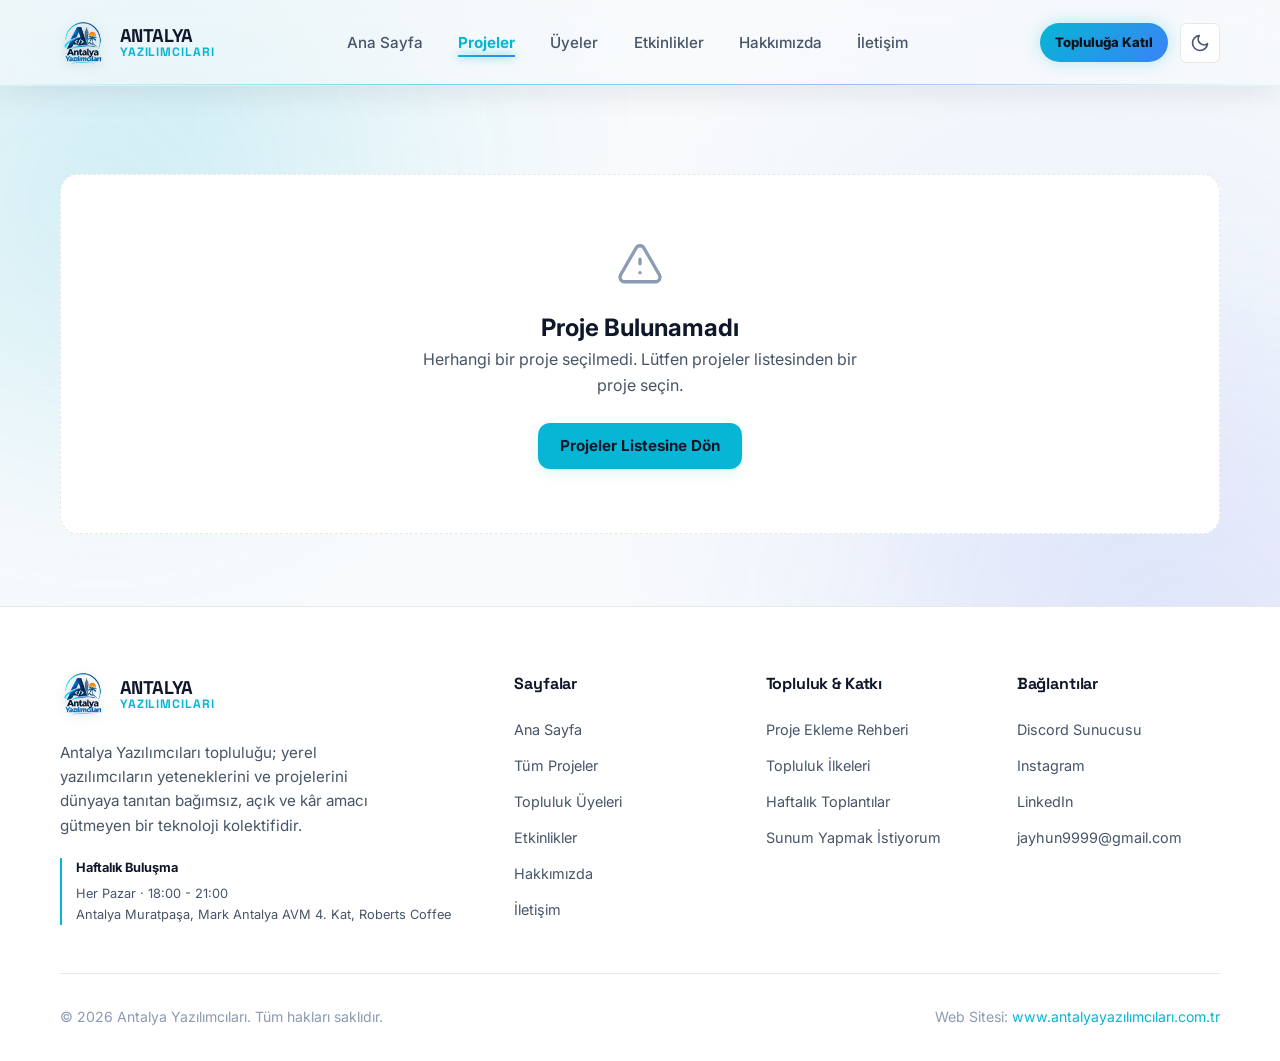
<file: proje.html>
<!DOCTYPE html>
<html lang="tr" data-theme="dark">
<head>
  <meta charset="UTF-8">
  <meta name="viewport" content="width=device-width, initial-scale=1.0">
  <title>Proje Detayı | Antalya Yazılımcıları Vitrini</title>
  
  <meta name="description" content="Antalya Yazılımcıları topluluğu üye projesi detay sayfası, canlı önizleme, kaynak kodu ve geliştirici bilgileri.">
  <meta name="robots" content="index, follow">

  <meta property="og:type" content="article">
  <meta property="og:title" content="Proje Detayı | Antalya Yazılımcıları Vitrini">
  <meta property="og:description" content="Antalya'da geliştirilen açık kaynak ve bağımsız projeleri inceleyin.">
  <meta property="og:image" content="assets/images/antalya-coding-community-logo.png">

  <link rel="icon" type="image/png" href="assets/images/antalya-coding-community-logo.png">
  <link rel="preconnect" href="https://fonts.googleapis.com">
  <link rel="preconnect" href="https://fonts.gstatic.com" crossorigin>
  <link href="https://fonts.googleapis.com/css2?family=Inter:wght@400;500;600;700&family=Space+Grotesk:wght@600;700;800&display=swap" rel="stylesheet">
  <link rel="stylesheet" href="css/style.css">
  <script src="js/theme.js"></script>
</head>
<body>
  <a href="#main-content" class="skip-link">Ana içeriğe atla</a>

  <!-- Header -->
  <header class="site-header" role="banner">
    <div class="container">
      <a href="index.html" class="brand-link" aria-label="Antalya Yazılımcıları Ana Sayfa">
        <img src="assets/images/antalya-coding-community-logo.png" alt="Antalya Coding Community Logosu" class="brand-logo" width="46" height="46">
        <span class="brand-text">ANTALYA <span class="brand-highlight">YAZILIMCILARI</span></span>
      </a>

      <nav class="nav-desktop" aria-label="Ana Menü">
        <ul class="nav-list">
          <li><a href="index.html" class="nav-link">Ana Sayfa</a></li>
          <li><a href="projeler.html" class="nav-link">Projeler</a></li>
          <li><a href="uyeler.html" class="nav-link">Üyeler</a></li>
          <li><a href="etkinlikler.html" class="nav-link">Etkinlikler</a></li>
          <li><a href="hakkimizda.html" class="nav-link">Hakkımızda</a></li>
          <li><a href="iletisim.html" class="nav-link">İletişim</a></li>
        </ul>
      </nav>

      <div class="header-actions">
        <button id="theme-toggle-btn" class="theme-toggle-btn" type="button" aria-label="Temayı değiştir"></button>
        <button id="mobile-menu-btn" class="mobile-menu-btn" type="button" aria-expanded="false" aria-controls="mobile-nav-drawer" aria-label="Menüyü aç/kapat">
          <span class="hamburger-line" aria-hidden="true"></span>
        </button>
      </div>
    </div>
  </header>

  <!-- Mobil Menü -->
  <div id="mobile-nav-drawer" class="mobile-nav-drawer" role="dialog" aria-modal="true" aria-label="Mobil Gezinme Menüsü">
    <nav class="mobile-nav-list">
      <a href="index.html" class="nav-link">Ana Sayfa</a>
      <a href="projeler.html" class="nav-link">Projeler</a>
      <a href="uyeler.html" class="nav-link">Üyeler</a>
      <a href="etkinlikler.html" class="nav-link">Etkinlikler</a>
      <a href="hakkimizda.html" class="nav-link">Hakkımızda</a>
      <a href="iletisim.html" class="nav-link">İletişim</a>
    </nav>
  </div>

  <!-- Ana İçerik -->
  <main id="main-content" class="section">
    <div class="container">
      <!-- Dinamik İçerik Alanı (js/proje-detay.js) -->
      <div id="project-detail-container" aria-live="polite">
        <div style="text-align: center; padding: 4rem 1.5rem; color: var(--text-muted);">
          <p>Proje detayları yükleniyor...</p>
        </div>
      </div>
    </div>
  </main>

  <!-- Ortak Footer -->
  <footer class="site-footer" role="contentinfo">
    <div class="container">
      <div class="footer-grid">
        <div class="footer-brand">
          <a href="index.html" class="brand-link">
            <img src="assets/images/antalya-coding-community-logo.png" alt="Antalya Coding Community Logosu" class="brand-logo" width="46" height="46">
            <span class="brand-text">ANTALYA <span class="brand-highlight">YAZILIMCILARI</span></span>
          </a>
          <p>
            Antalya Yazılımcıları topluluğu; yerel yazılımcıların yeteneklerini ve projelerini dünyaya tanıtan bağımsız, açık ve kâr amacı gütmeyen bir teknoloji kolektifidir.
          </p>
        </div>

        <div>
          <h4 class="footer-title">Sayfalar</h4>
          <ul class="footer-links">
            <li><a href="index.html" class="footer-link">Ana Sayfa</a></li>
            <li><a href="projeler.html" class="footer-link">Tüm Projeler</a></li>
            <li><a href="uyeler.html" class="footer-link">Topluluk Üyeleri</a></li>
            <li><a href="etkinlikler.html" class="footer-link">Etkinlikler</a></li>
            <li><a href="hakkimizda.html" class="footer-link">Hakkımızda</a></li>
            <li><a href="iletisim.html" class="footer-link">İletişim</a></li>
          </ul>
        </div>

        <div>
          <h4 class="footer-title">Topluluk &amp; Katkı</h4>
          <ul class="footer-links">
            <li><a href="projeler.html" class="footer-link">Proje Ekleme Rehberi</a></li>
            <li><a href="hakkimizda.html#kurallar" class="footer-link">Topluluk İlkeleri</a></li>
            <li><a href="etkinlikler.html" class="footer-link">Haftalık Toplantılar</a></li>
            <li><a href="iletisim.html" class="footer-link">Sunum Yapmak İstiyorum</a></li>
          </ul>
        </div>

        <div>
          <h4 class="footer-title">Bağlantılar</h4>
          <ul class="footer-links">
            <li><a href="https://discord.com" target="_blank" rel="noopener noreferrer" class="footer-link">Discord Sunucusu</a></li>
            <li><a href="https://www.instagram.com/j.r_software.academy" target="_blank" rel="noopener noreferrer" class="footer-link">Instagram</a></li>
            <li><a href="https://www.linkedin.com/in/ceyhun-rahimov-3519a5248" target="_blank" rel="noopener noreferrer" class="footer-link">LinkedIn</a></li>
            <li><a href="mailto:jayhun9999@gmail.com" class="footer-link">jayhun9999@gmail.com</a></li>
          </ul>
        </div>
      </div>

      <div class="footer-bottom">
        <div>
          &copy; 2026 Antalya Yazılımcıları. Tüm hakları saklıdır.
        </div>
        <div>
          Web Sitesi: <a href="https://www.antalyayazilimcilari.com.tr">www.antalyayazılımcıları.com.tr</a>
        </div>
      </div>
    </div>
  </footer>

  <script src="js/common.js"></script>
  <script src="js/proje-detay.js"></script>
</body>
</html>
</file>
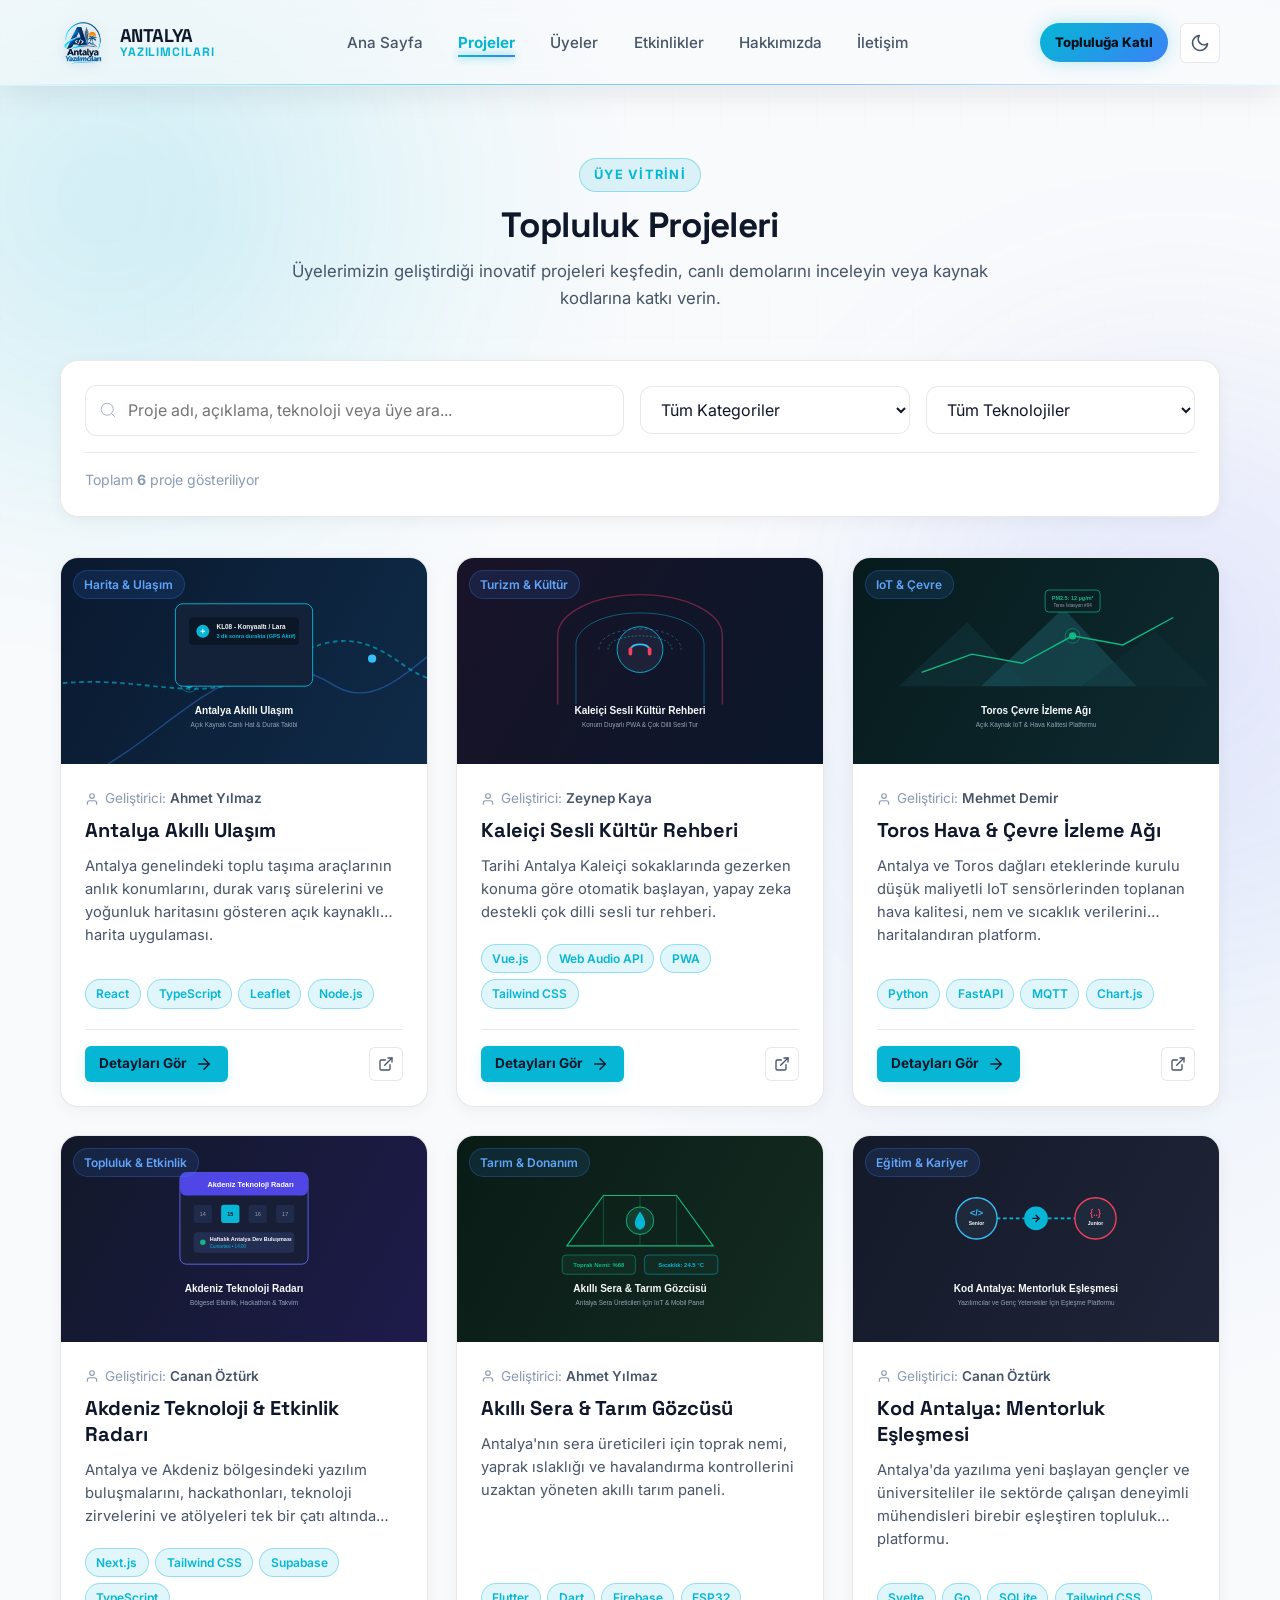
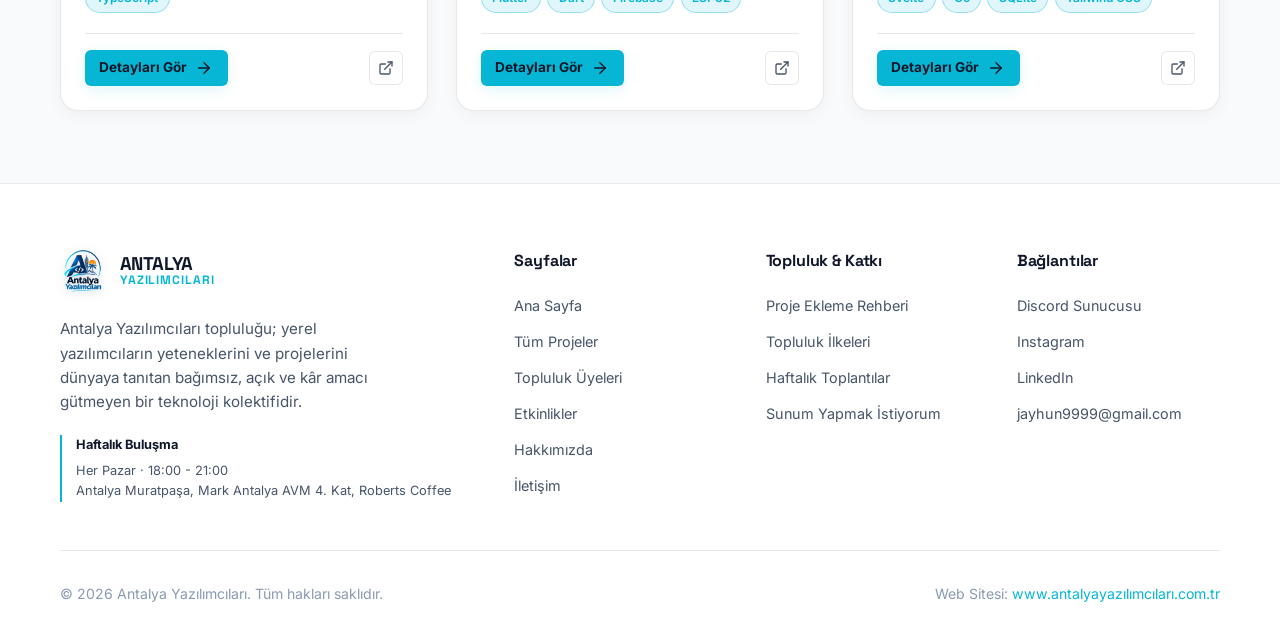
<file: projeler.html>
<!DOCTYPE html>
<html lang="tr" data-theme="dark">
<head>
  <meta charset="UTF-8">
  <meta name="viewport" content="width=device-width, initial-scale=1.0">
  <title>Tüm Projeler | Antalya Yazılımcıları Vitrini</title>
  
  <meta name="description" content="Antalya Yazılımcıları topluluğu üyelerinin geliştirdiği web, mobil, IoT, açık kaynak ve yapay zeka projelerini inceleyin ve filtreleyin.">
  <meta name="keywords" content="antalya yazılım projeleri, açık kaynak antalya projeleri, antalya developer portfolyoları">
  <meta name="author" content="Antalya Yazılımcıları">
  <meta name="robots" content="index, follow">

  <meta property="og:type" content="website">
  <meta property="og:title" content="Tüm Projeler | Antalya Yazılımcıları Vitrini">
  <meta property="og:description" content="Antalya'daki yazılımcıların ürettiği projeleri filtreleyin, inceleyin ve canlı demolarını test edin.">
  <meta property="og:url" content="https://www.antalyayazilimcilari.com.tr/projeler.html">
  <meta property="og:image" content="assets/images/antalya-coding-community-logo.png">

  <link rel="icon" type="image/png" href="assets/images/antalya-coding-community-logo.png">
  <link rel="preconnect" href="https://fonts.googleapis.com">
  <link rel="preconnect" href="https://fonts.gstatic.com" crossorigin>
  <link href="https://fonts.googleapis.com/css2?family=Inter:wght@400;500;600;700&family=Space+Grotesk:wght@600;700;800&display=swap" rel="stylesheet">
  <link rel="stylesheet" href="css/style.css">
  <script src="js/theme.js"></script>
</head>
<body>
  <a href="#main-content" class="skip-link">Ana içeriğe atla</a>

  <!-- Header -->
  <header class="site-header" role="banner">
    <div class="container">
      <a href="index.html" class="brand-link" aria-label="Antalya Yazılımcıları Ana Sayfa">
        <img src="assets/images/antalya-coding-community-logo.png" alt="Antalya Coding Community Logosu" class="brand-logo" width="46" height="46">
        <span class="brand-text">ANTALYA <span class="brand-highlight">YAZILIMCILARI</span></span>
      </a>

      <nav class="nav-desktop" aria-label="Ana Menü">
        <ul class="nav-list">
          <li><a href="index.html" class="nav-link">Ana Sayfa</a></li>
          <li><a href="projeler.html" class="nav-link">Projeler</a></li>
          <li><a href="uyeler.html" class="nav-link">Üyeler</a></li>
          <li><a href="etkinlikler.html" class="nav-link">Etkinlikler</a></li>
          <li><a href="hakkimizda.html" class="nav-link">Hakkımızda</a></li>
          <li><a href="iletisim.html" class="nav-link">İletişim</a></li>
        </ul>
      </nav>

      <div class="header-actions">
        <button id="theme-toggle-btn" class="theme-toggle-btn" type="button" aria-label="Temayı değiştir"></button>
        <button id="mobile-menu-btn" class="mobile-menu-btn" type="button" aria-expanded="false" aria-controls="mobile-nav-drawer" aria-label="Menüyü aç/kapat">
          <span class="hamburger-line" aria-hidden="true"></span>
        </button>
      </div>
    </div>
  </header>

  <!-- Mobil Menü -->
  <div id="mobile-nav-drawer" class="mobile-nav-drawer" role="dialog" aria-modal="true" aria-label="Mobil Gezinme Menüsü">
    <nav class="mobile-nav-list">
      <a href="index.html" class="nav-link">Ana Sayfa</a>
      <a href="projeler.html" class="nav-link">Projeler</a>
      <a href="uyeler.html" class="nav-link">Üyeler</a>
      <a href="etkinlikler.html" class="nav-link">Etkinlikler</a>
      <a href="hakkimizda.html" class="nav-link">Hakkımızda</a>
      <a href="iletisim.html" class="nav-link">İletişim</a>
    </nav>
  </div>

  <!-- Ana İçerik -->
  <main id="main-content" class="section">
    <div class="container">
      <!-- Sayfa Başlığı -->
      <div class="section-title-wrap">
        <span class="section-tag">Üye Vitrini</span>
        <h1 class="section-title">Topluluk Projeleri</h1>
        <p class="section-subtitle">
          Üyelerimizin geliştirdiği inovatif projeleri keşfedin, canlı demolarını inceleyin veya kaynak kodlarına katkı verin.
        </p>
      </div>

      <!-- Filtreleme ve Arama Araç Çubuğu -->
      <section class="filter-toolbar" aria-label="Proje Filtreleme Araçları">
        <div class="filter-grid">
          <!-- Arama Kutusu -->
          <div class="search-input-wrap">
            <svg xmlns="http://www.w3.org/2000/svg" fill="none" viewBox="0 0 24 24" stroke="currentColor" aria-hidden="true">
              <circle cx="11" cy="11" r="8"></circle>
              <line x1="21" y1="21" x2="16.65" y2="16.65"></line>
            </svg>
            <input 
              type="search" 
              id="search-input" 
              class="search-input" 
              placeholder="Proje adı, açıklama, teknoloji veya üye ara..."
              aria-label="Proje veya teknoloji ara"
            >
          </div>

          <!-- Kategori Filtresi -->
          <div>
            <label for="category-filter" class="sr-only">Kategori Seçin</label>
            <select id="category-filter" class="filter-select" aria-label="Kategoriye Göre Filtrele">
              <option value="">Tüm Kategoriler</option>
              <!-- JS dinamik dolduracak -->
            </select>
          </div>

          <!-- Teknoloji Filtresi -->
          <div>
            <label for="tech-filter" class="sr-only">Teknoloji Seçin</label>
            <select id="tech-filter" class="filter-select" aria-label="Teknolojiye Göre Filtrele">
              <option value="">Tüm Teknolojiler</option>
              <!-- JS dinamik dolduracak -->
            </select>
          </div>
        </div>

        <!-- Filtre Bilgi Çubuğu -->
        <div class="filter-meta">
          <div id="result-count" aria-live="polite">
            Projeler yükleniyor...
          </div>
          <button id="reset-filters-btn" class="reset-filter-btn" type="button">
            Filtreleri Temizle ✕
          </button>
        </div>
      </section>

      <!-- Projeler Kart Grid -->
      <section id="projects-grid" class="projects-grid" aria-label="Projeler Listesi" aria-live="polite">
        <!-- js/projeler.js tarafından JSON'dan doldurulacak -->
      </section>
    </div>
  </main>

  <!-- Ortak Footer -->
  <footer class="site-footer" role="contentinfo">
    <div class="container">
      <div class="footer-grid">
        <div class="footer-brand">
          <a href="index.html" class="brand-link">
            <img src="assets/images/antalya-coding-community-logo.png" alt="Antalya Coding Community Logosu" class="brand-logo" width="46" height="46">
            <span class="brand-text">ANTALYA <span class="brand-highlight">YAZILIMCILARI</span></span>
          </a>
          <p>
            Antalya Yazılımcıları topluluğu; yerel yazılımcıların yeteneklerini ve projelerini dünyaya tanıtan bağımsız, açık ve kâr amacı gütmeyen bir teknoloji kolektifidir.
          </p>
        </div>

        <div>
          <h4 class="footer-title">Sayfalar</h4>
          <ul class="footer-links">
            <li><a href="index.html" class="footer-link">Ana Sayfa</a></li>
            <li><a href="projeler.html" class="footer-link">Tüm Projeler</a></li>
            <li><a href="uyeler.html" class="footer-link">Topluluk Üyeleri</a></li>
            <li><a href="etkinlikler.html" class="footer-link">Etkinlikler</a></li>
            <li><a href="hakkimizda.html" class="footer-link">Hakkımızda</a></li>
            <li><a href="iletisim.html" class="footer-link">İletişim</a></li>
          </ul>
        </div>

        <div>
          <h4 class="footer-title">Topluluk &amp; Katkı</h4>
          <ul class="footer-links">
            <li><a href="projeler.html" class="footer-link">Proje Ekleme Rehberi</a></li>
            <li><a href="hakkimizda.html#kurallar" class="footer-link">Topluluk İlkeleri</a></li>
            <li><a href="etkinlikler.html" class="footer-link">Haftalık Toplantılar</a></li>
            <li><a href="iletisim.html" class="footer-link">Sunum Yapmak İstiyorum</a></li>
          </ul>
        </div>

        <div>
          <h4 class="footer-title">Bağlantılar</h4>
          <ul class="footer-links">
            <li><a href="https://discord.com" target="_blank" rel="noopener noreferrer" class="footer-link">Discord Sunucusu</a></li>
            <li><a href="https://www.instagram.com/j.r_software.academy" target="_blank" rel="noopener noreferrer" class="footer-link">Instagram</a></li>
            <li><a href="https://www.linkedin.com/in/ceyhun-rahimov-3519a5248" target="_blank" rel="noopener noreferrer" class="footer-link">LinkedIn</a></li>
            <li><a href="mailto:jayhun9999@gmail.com" class="footer-link">jayhun9999@gmail.com</a></li>
          </ul>
        </div>
      </div>

      <div class="footer-bottom">
        <div>
          &copy; 2026 Antalya Yazılımcıları. Tüm hakları saklıdır.
        </div>
        <div>
          Web Sitesi: <a href="https://www.antalyayazilimcilari.com.tr">www.antalyayazılımcıları.com.tr</a>
        </div>
      </div>
    </div>
  </footer>

  <script src="js/common.js"></script>
  <script src="js/projeler.js"></script>
</body>
</html>
</file>
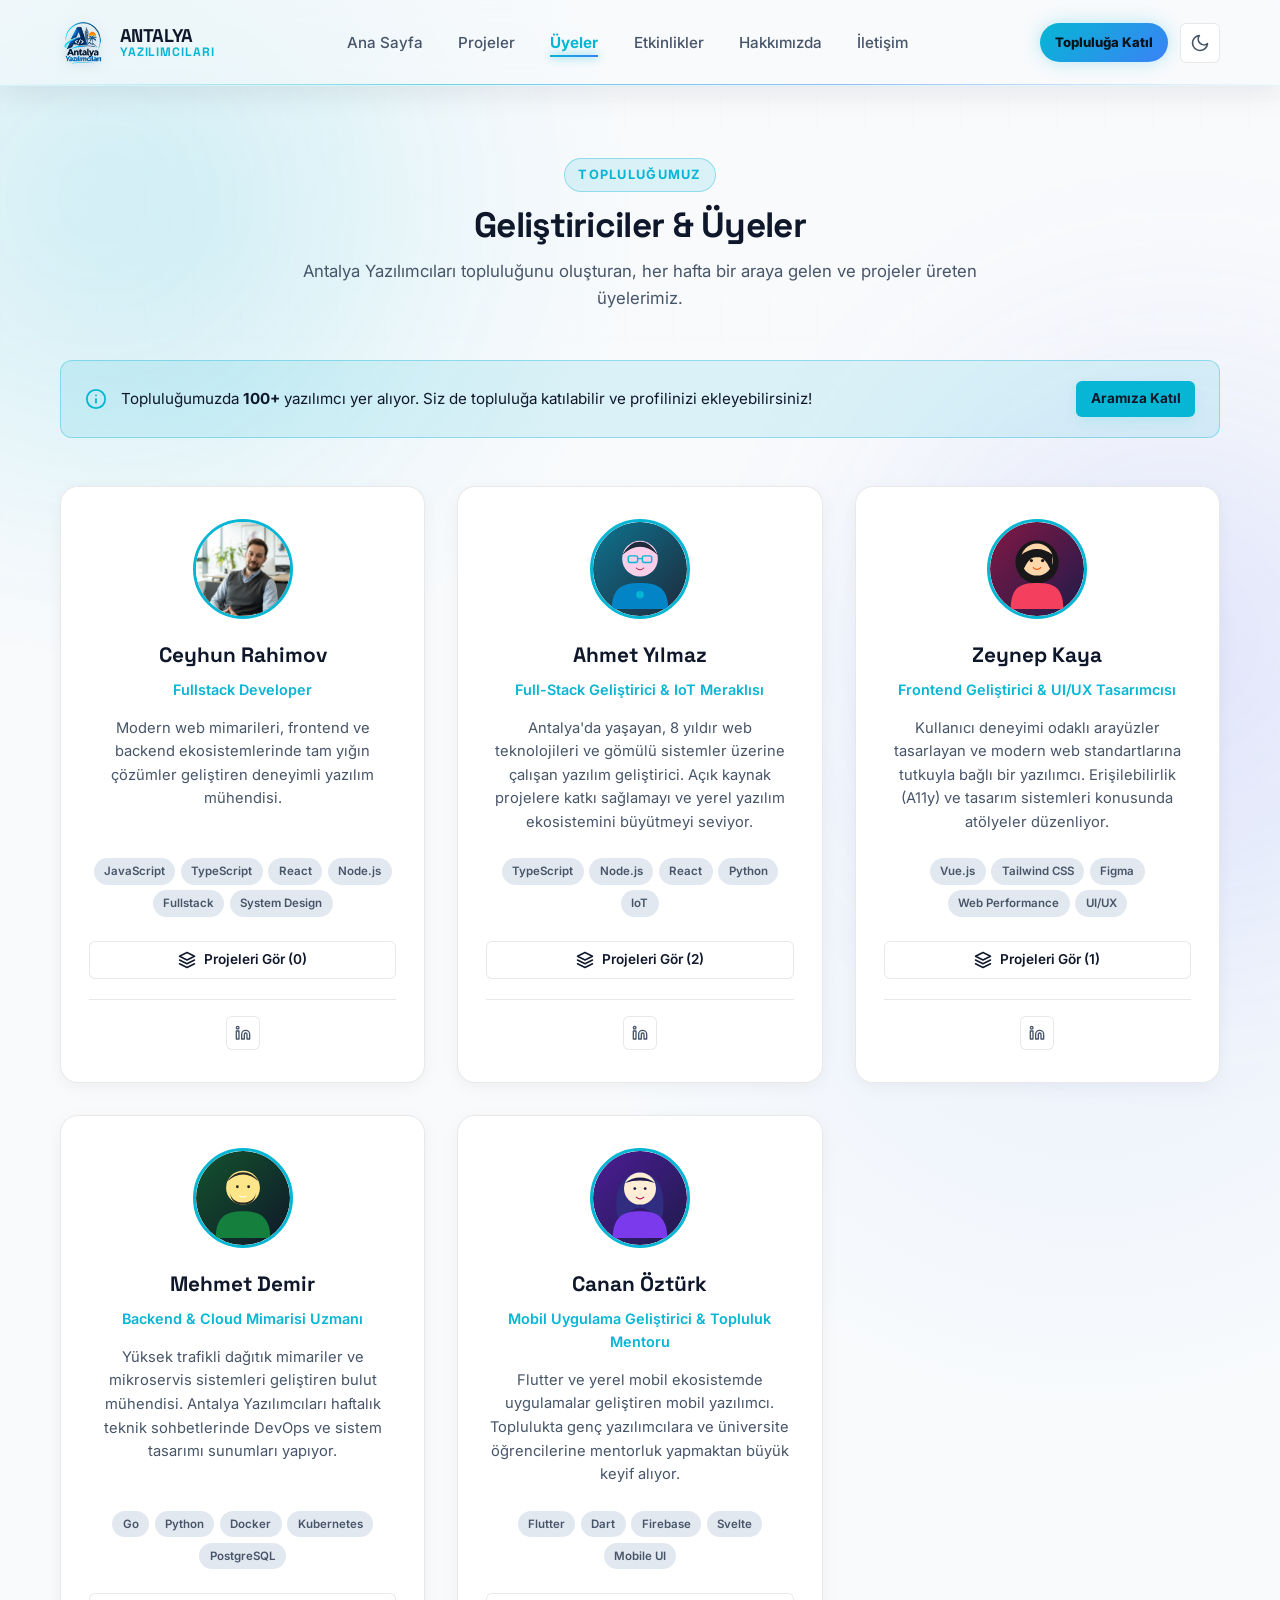
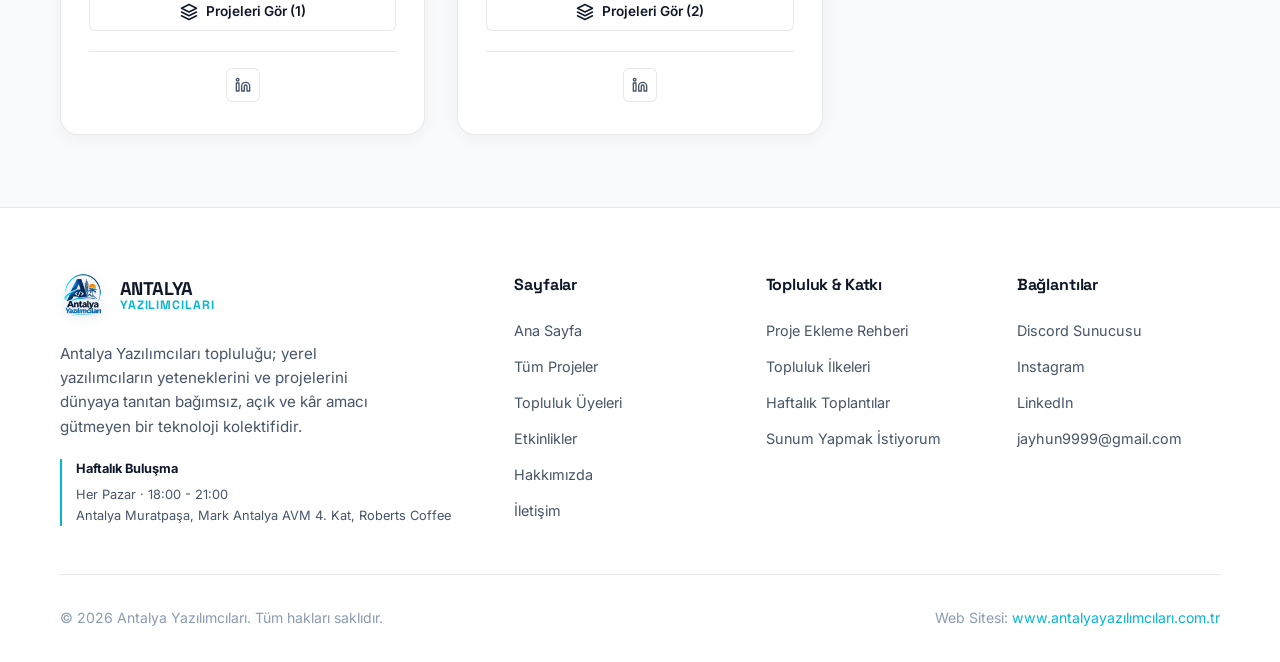
<file: uyeler.html>
<!DOCTYPE html>
<html lang="tr" data-theme="dark">
<head>
  <meta charset="UTF-8">
  <meta name="viewport" content="width=device-width, initial-scale=1.0">
  <title>Topluluk Üyeleri | Antalya Yazılımcıları</title>
  
  <meta name="description" content="Antalya Yazılımcıları topluluğu üyeleri, uzmanlık alanları, biyografileri ve geliştirdikleri projeler.">
  <meta name="keywords" content="antalya yazılımcıları üyeleri, antalya developer listesi, yazılımcı topluluğu">
  <meta name="author" content="Antalya Yazılımcıları">
  <meta name="robots" content="index, follow">

  <meta property="og:type" content="website">
  <meta property="og:title" content="Topluluk Üyeleri | Antalya Yazılımcıları">
  <meta property="og:description" content="Antalya'daki yazılımcılarla tanışın, geliştirdikleri projeleri keşfedin.">
  <meta property="og:url" content="https://www.antalyayazilimcilari.com.tr/uyeler.html">
  <meta property="og:image" content="assets/images/antalya-coding-community-logo.png">

  <link rel="icon" type="image/png" href="assets/images/antalya-coding-community-logo.png">
  <link rel="preconnect" href="https://fonts.googleapis.com">
  <link rel="preconnect" href="https://fonts.gstatic.com" crossorigin>
  <link href="https://fonts.googleapis.com/css2?family=Inter:wght@400;500;600;700&family=Space+Grotesk:wght@600;700;800&display=swap" rel="stylesheet">
  <link rel="stylesheet" href="css/style.css">
  <script src="js/theme.js"></script>
</head>
<body>
  <a href="#main-content" class="skip-link">Ana içeriğe atla</a>

  <!-- Header -->
  <header class="site-header" role="banner">
    <div class="container">
      <a href="index.html" class="brand-link" aria-label="Antalya Yazılımcıları Ana Sayfa">
        <img src="assets/images/antalya-coding-community-logo.png" alt="Antalya Coding Community Logosu" class="brand-logo" width="46" height="46">
        <span class="brand-text">ANTALYA <span class="brand-highlight">YAZILIMCILARI</span></span>
      </a>

      <nav class="nav-desktop" aria-label="Ana Menü">
        <ul class="nav-list">
          <li><a href="index.html" class="nav-link">Ana Sayfa</a></li>
          <li><a href="projeler.html" class="nav-link">Projeler</a></li>
          <li><a href="uyeler.html" class="nav-link">Üyeler</a></li>
          <li><a href="etkinlikler.html" class="nav-link">Etkinlikler</a></li>
          <li><a href="hakkimizda.html" class="nav-link">Hakkımızda</a></li>
          <li><a href="iletisim.html" class="nav-link">İletişim</a></li>
        </ul>
      </nav>

      <div class="header-actions">
        <button id="theme-toggle-btn" class="theme-toggle-btn" type="button" aria-label="Temayı değiştir"></button>
        <button id="mobile-menu-btn" class="mobile-menu-btn" type="button" aria-expanded="false" aria-controls="mobile-nav-drawer" aria-label="Menüyü aç/kapat">
          <span class="hamburger-line" aria-hidden="true"></span>
        </button>
      </div>
    </div>
  </header>

  <!-- Mobil Menü -->
  <div id="mobile-nav-drawer" class="mobile-nav-drawer" role="dialog" aria-modal="true" aria-label="Mobil Gezinme Menüsü">
    <nav class="mobile-nav-list">
      <a href="index.html" class="nav-link">Ana Sayfa</a>
      <a href="projeler.html" class="nav-link">Projeler</a>
      <a href="uyeler.html" class="nav-link">Üyeler</a>
      <a href="etkinlikler.html" class="nav-link">Etkinlikler</a>
      <a href="hakkimizda.html" class="nav-link">Hakkımızda</a>
      <a href="iletisim.html" class="nav-link">İletişim</a>
    </nav>
  </div>

  <!-- Ana İçerik -->
  <main id="main-content" class="section">
    <div class="container">
      <!-- Sayfa Başlığı -->
      <div class="section-title-wrap">
        <span class="section-tag">Topluluğumuz</span>
        <h1 class="section-title">Geliştiriciler &amp; Üyeler</h1>
        <p class="section-subtitle">
          Antalya Yazılımcıları topluluğunu oluşturan, her hafta bir araya gelen ve projeler üreten üyelerimiz.
        </p>
      </div>

      <!-- Bilgi Notu -->
      <div style="background: var(--color-accent-subtle); border: 1px solid var(--color-accent-glow); border-radius: var(--radius-md); padding: 1.25rem 1.5rem; margin-bottom: 3rem; display: flex; align-items: center; justify-content: space-between; flex-wrap: wrap; gap: 1rem;">
        <div style="display: flex; align-items: center; gap: 0.85rem;">
          <svg style="color: var(--color-accent); flex-shrink: 0;" xmlns="http://www.w3.org/2000/svg" width="22" height="22" viewBox="0 0 24 24" fill="none" stroke="currentColor" stroke-width="2" stroke-linecap="round" stroke-linejoin="round"><circle cx="12" cy="12" r="10"></circle><line x1="12" y1="16" x2="12" y2="12"></line><line x1="12" y1="8" x2="12.01" y2="8"></line></svg>
          <span style="font-size: 0.95rem; color: var(--text-main);">
            Topluluğumuzda <strong id="stat-total-members">100+</strong> yazılımcı yer alıyor. Siz de topluluğa katılabilir ve profilinizi ekleyebilirsiniz!
          </span>
        </div>
        <a href="iletisim.html" class="btn btn-primary btn-sm">Aramıza Katıl</a>
      </div>

      <!-- Üyeler Kart Grid -->
      <div id="members-grid" class="members-grid" aria-live="polite">
        <!-- js/uyeler.js tarafından JSON'dan doldurulacak -->
      </div>
    </div>
  </main>

  <!-- Ortak Footer -->
  <footer class="site-footer" role="contentinfo">
    <div class="container">
      <div class="footer-grid">
        <div class="footer-brand">
          <a href="index.html" class="brand-link">
            <img src="assets/images/antalya-coding-community-logo.png" alt="Antalya Coding Community Logosu" class="brand-logo" width="46" height="46">
            <span class="brand-text">ANTALYA <span class="brand-highlight">YAZILIMCILARI</span></span>
          </a>
          <p>
            Antalya Yazılımcıları topluluğu; yerel yazılımcıların yeteneklerini ve projelerini dünyaya tanıtan bağımsız, açık ve kâr amacı gütmeyen bir teknoloji kolektifidir.
          </p>
        </div>

        <div>
          <h4 class="footer-title">Sayfalar</h4>
          <ul class="footer-links">
            <li><a href="index.html" class="footer-link">Ana Sayfa</a></li>
            <li><a href="projeler.html" class="footer-link">Tüm Projeler</a></li>
            <li><a href="uyeler.html" class="footer-link">Topluluk Üyeleri</a></li>
            <li><a href="etkinlikler.html" class="footer-link">Etkinlikler</a></li>
            <li><a href="hakkimizda.html" class="footer-link">Hakkımızda</a></li>
            <li><a href="iletisim.html" class="footer-link">İletişim</a></li>
          </ul>
        </div>

        <div>
          <h4 class="footer-title">Topluluk &amp; Katkı</h4>
          <ul class="footer-links">
            <li><a href="projeler.html" class="footer-link">Proje Ekleme Rehberi</a></li>
            <li><a href="hakkimizda.html#kurallar" class="footer-link">Topluluk İlkeleri</a></li>
            <li><a href="etkinlikler.html" class="footer-link">Haftalık Toplantılar</a></li>
            <li><a href="iletisim.html" class="footer-link">Sunum Yapmak İstiyorum</a></li>
          </ul>
        </div>

        <div>
          <h4 class="footer-title">Bağlantılar</h4>
          <ul class="footer-links">
            <li><a href="https://discord.com" target="_blank" rel="noopener noreferrer" class="footer-link">Discord Sunucusu</a></li>
            <li><a href="https://www.instagram.com/j.r_software.academy" target="_blank" rel="noopener noreferrer" class="footer-link">Instagram</a></li>
            <li><a href="https://www.linkedin.com/in/ceyhun-rahimov-3519a5248" target="_blank" rel="noopener noreferrer" class="footer-link">LinkedIn</a></li>
            <li><a href="mailto:jayhun9999@gmail.com" class="footer-link">jayhun9999@gmail.com</a></li>
          </ul>
        </div>
      </div>

      <div class="footer-bottom">
        <div>
          &copy; 2026 Antalya Yazılımcıları. Tüm hakları saklıdır.
        </div>
        <div>
          Web Sitesi: <a href="https://www.antalyayazilimcilari.com.tr">www.antalyayazılımcıları.com.tr</a>
        </div>
      </div>
    </div>
  </footer>

  <script src="js/common.js"></script>
  <script src="js/uyeler.js"></script>
</body>
</html>
</file>
<file: css/style.css>
/* ==========================================================================
   Antalya Yazılımcıları - Ana Stil Dosyası
   Modern, Temiz, Erişilebilir ve Modüler Saf CSS
   ========================================================================== */

/* --------------------------------------------------------------------------
   1. CSS Değişkenleri (Tasarım Sistemi & Temalandırma)
   -------------------------------------------------------------------------- */
:root {
  /* Tekil Ana Vurgu Rengi (Mavi-Turkuaz Tonları) */
  --color-accent: #06b6d4;               /* Cyan 500 */
  --color-accent-hover: #0891b2;         /* Cyan 600 */
  --color-accent-light: #67e8f9;         /* Cyan 300 */
  --color-accent-subtle: rgba(6, 182, 212, 0.12);
  --color-accent-glow: rgba(6, 182, 212, 0.35);
  --accent-gradient: linear-gradient(135deg, #06b6d4 0%, #3b82f6 100%);

  /* Yardımcı Renkler */
  --color-success: #10b981;
  --color-warning: #f59e0b;
  --color-danger: #ef4444;

  /* Tipografi */
  --font-heading: 'Space Grotesk', system-ui, -apple-system, BlinkMacSystemFont, 'Segoe UI', Roboto, sans-serif;
  --font-body: 'Inter', system-ui, -apple-system, BlinkMacSystemFont, 'Segoe UI', Roboto, sans-serif;

  /* Düzen & Boşluklar */
  --container-max: 1200px;
  --header-height: 72px;
  --radius-sm: 6px;
  --radius-md: 12px;
  --radius-lg: 18px;
  --radius-full: 9999px;

  /* Geçişler & Animasyonlar */
  --transition-fast: 0.18s ease;
  --transition-normal: 0.28s ease;
  --transition-smooth: 0.4s cubic-bezier(0.16, 1, 0.3, 1);
}

/* Varsayılan: Koyu Tema (Dark Mode) */
:root,
[data-theme="dark"] {
  --bg-body: #0a0f1d;
  --bg-surface: #111827;
  --bg-card: #141e33;
  --bg-card-hover: #1a2742;
  --bg-input: #0e1526;
  --bg-badge: rgba(255, 255, 255, 0.06);

  --text-main: #f8fafc;
  --text-secondary: #94a3b8;
  --text-muted: #64748b;
  --text-inverse: #0f172a;

  --border-color: rgba(255, 255, 255, 0.08);
  --border-color-hover: rgba(6, 182, 212, 0.5);
  --shadow-card: 0 4px 20px -2px rgba(0, 0, 0, 0.4);
  --shadow-hover: 0 16px 36px -8px rgba(6, 182, 212, 0.22);
}

/* Açık Tema (Light Mode) */
[data-theme="light"] {
  --bg-body: #f8fafc;
  --bg-surface: #ffffff;
  --bg-card: #ffffff;
  --bg-card-hover: #f1f5f9;
  --bg-input: #ffffff;
  --bg-badge: #e2e8f0;

  --text-main: #0f172a;
  --text-secondary: #475569;
  --text-muted: #8b9bb4;
  --text-inverse: #ffffff;

  --border-color: rgba(0, 0, 0, 0.09);
  --border-color-hover: rgba(8, 145, 178, 0.5);
  --shadow-card: 0 4px 18px -2px rgba(0, 0, 0, 0.06);
  --shadow-hover: 0 16px 32px -8px rgba(8, 145, 178, 0.2);
}

/* --------------------------------------------------------------------------
   2. Temel Sıfırlama (CSS Reset & Base)
   -------------------------------------------------------------------------- */
*, *::before, *::after {
  box-sizing: border-box;
  margin: 0;
  padding: 0;
}

html {
  font-size: 16px;
  scroll-behavior: smooth;
  scroll-padding-top: calc(var(--header-height) + 20px);
}

body {
  font-family: var(--font-body);
  background-color: var(--bg-body);
  color: var(--text-main);
  line-height: 1.6;
  min-height: 100vh;
  display: flex;
  flex-direction: column;
  transition: background-color var(--transition-normal), color var(--transition-normal);
  -webkit-font-smoothing: antialiased;
  -moz-osx-font-smoothing: grayscale;
}

img, svg {
  display: block;
  max-width: 100%;
  height: auto;
}

a {
  color: inherit;
  text-decoration: none;
  transition: color var(--transition-fast);
}

button, input, select, textarea {
  font: inherit;
  color: inherit;
}

button {
  cursor: pointer;
  border: none;
  background: none;
}

ul, ol {
  list-style: none;
}

/* Erişilebilirlik: Odak Halkası */
:focus-visible {
  outline: 2px solid var(--color-accent);
  outline-offset: 3px;
}

/* Erişilebilirlik: Ekran Okuyucu & İçeriğe Atla */
.skip-link {
  position: absolute;
  top: -100px;
  left: 20px;
  background: var(--color-accent);
  color: #0f172a;
  padding: 10px 18px;
  border-radius: var(--radius-sm);
  font-weight: 700;
  z-index: 9999;
  transition: top var(--transition-fast);
}
.skip-link:focus {
  top: 20px;
}

.sr-only {
  position: absolute;
  width: 1px;
  height: 1px;
  padding: 0;
  margin: -1px;
  overflow: hidden;
  clip: rect(0, 0, 0, 0);
  white-space: nowrap;
  border-width: 0;
}

/* --------------------------------------------------------------------------
   3. Düzen (Layout & Containers)
   -------------------------------------------------------------------------- */
.container {
  width: 100%;
  max-width: var(--container-max);
  margin-left: auto;
  margin-right: auto;
  padding-left: 1.25rem;
  padding-right: 1.25rem;
}

main {
  flex: 1 0 auto;
}

.section {
  padding: 4.5rem 0;
}

.section-title-wrap {
  text-align: center;
  max-width: 700px;
  margin: 0 auto 3rem auto;
}

.section-tag {
  display: inline-block;
  font-size: 0.8rem;
  font-weight: 700;
  text-transform: uppercase;
  letter-spacing: 0.1em;
  color: var(--color-accent);
  background: var(--color-accent-subtle);
  padding: 0.35rem 0.85rem;
  border-radius: var(--radius-full);
  margin-bottom: 0.75rem;
  border: 1px solid var(--color-accent-glow);
}

.section-title {
  font-family: var(--font-heading);
  font-size: 2.2rem;
  font-weight: 800;
  line-height: 1.2;
  letter-spacing: -0.02em;
  color: var(--text-main);
  margin-bottom: 0.75rem;
}

.section-subtitle {
  color: var(--text-secondary);
  font-size: 1.05rem;
}

/* --------------------------------------------------------------------------
   4. Header & Gezinme (Navbar)
   -------------------------------------------------------------------------- */
.site-header {
  position: sticky;
  top: 0;
  z-index: 100;
  height: var(--header-height);
  background: var(--bg-surface);
  border-bottom: 1px solid var(--border-color);
  backdrop-filter: blur(12px);
  -webkit-backdrop-filter: blur(12px);
  transition: background-color var(--transition-normal), border-color var(--transition-normal);
}

.site-header .container {
  height: 100%;
  display: flex;
  align-items: center;
  justify-content: space-between;
  gap: 1.5rem;
}

.brand-link {
  display: inline-flex;
  align-items: center;
  gap: 0.85rem;
  font-family: var(--font-heading);
  font-weight: 800;
  font-size: 1.15rem;
  color: var(--text-main);
  text-decoration: none;
  line-height: 1.15;
}

.brand-logo {
  height: 46px;
  width: 46px;
  max-height: 48px;
  object-fit: contain;
  border-radius: var(--radius-sm);
  transition: transform var(--transition-fast), filter var(--transition-fast);
  display: block;
}

/* Koyu ve açık temada logonun berrak görünmesi için hafif filtre/parlama */
[data-theme="dark"] .brand-logo {
  filter: drop-shadow(0 2px 8px rgba(6, 182, 212, 0.35));
}

[data-theme="light"] .brand-logo {
  filter: drop-shadow(0 2px 6px rgba(1, 41, 90, 0.2));
}

.brand-link:hover .brand-logo {
  transform: scale(1.06);
}

.brand-text {
  display: flex;
  flex-direction: column;
  letter-spacing: -0.02em;
}

.brand-highlight {
  color: var(--color-accent);
  font-size: 0.76rem;
  letter-spacing: 0.08em;
  font-weight: 700;
}

.nav-desktop {
  display: flex;
  align-items: center;
  gap: 1.5rem;
}

.nav-list {
  display: flex;
  align-items: center;
  gap: 0.5rem;
}

.nav-link {
  padding: 0.5rem 0.85rem;
  font-size: 0.95rem;
  font-weight: 500;
  color: var(--text-secondary);
  border-radius: var(--radius-sm);
  transition: color var(--transition-fast), background-color var(--transition-fast);
}

.nav-link:hover {
  color: var(--color-accent);
  background-color: var(--color-accent-subtle);
}

.nav-link.active {
  color: var(--color-accent);
  font-weight: 700;
  background-color: var(--color-accent-subtle);
}

.header-actions {
  display: flex;
  align-items: center;
  gap: 0.75rem;
}

/* Tema Değiştirme Butonu */
.theme-toggle-btn {
  width: 40px;
  height: 40px;
  border-radius: var(--radius-sm);
  display: flex;
  align-items: center;
  justify-content: center;
  background: var(--bg-card);
  border: 1px solid var(--border-color);
  color: var(--text-secondary);
  transition: all var(--transition-fast);
}

.theme-toggle-btn:hover {
  color: var(--color-accent);
  border-color: var(--color-accent);
  transform: translateY(-1px);
}

.theme-toggle-btn svg {
  width: 20px;
  height: 20px;
  transition: transform var(--transition-normal);
}
.theme-toggle-btn:hover svg { transform: rotate(18deg) scale(1.08); }

/* Mobil Menü Butonu (Hamburger) */
.mobile-menu-btn {
  display: none;
  width: 42px;
  height: 42px;
  border-radius: var(--radius-sm);
  align-items: center;
  justify-content: center;
  background: var(--bg-card);
  border: 1px solid var(--border-color);
  color: var(--text-main);
  transition: all var(--transition-fast);
}

.hamburger-line {
  width: 20px;
  height: 2px;
  background: currentColor;
  transition: transform var(--transition-normal), opacity var(--transition-normal);
  position: relative;
}
.hamburger-line::before,
.hamburger-line::after {
  content: '';
  position: absolute;
  left: 0;
  width: 20px;
  height: 2px;
  background: currentColor;
  transition: transform var(--transition-normal);
}
.hamburger-line::before { top: -6px; }
.hamburger-line::after { bottom: -6px; }

.mobile-menu-btn[aria-expanded="true"] .hamburger-line {
  background: transparent;
}
.mobile-menu-btn[aria-expanded="true"] .hamburger-line::before {
  transform: translateY(6px) rotate(45deg);
}
.mobile-menu-btn[aria-expanded="true"] .hamburger-line::after {
  transform: translateY(-6px) rotate(-45deg);
}

/* Mobil Menü Çekmecesi */
.mobile-nav-drawer {
  display: none;
  position: fixed;
  top: var(--header-height);
  left: 0;
  right: 0;
  bottom: 0;
  background: var(--bg-surface);
  border-bottom: 1px solid var(--border-color);
  padding: 1.5rem;
  z-index: 99;
  flex-direction: column;
  gap: 1rem;
  overflow-y: auto;
  transform: translateY(-10px);
  opacity: 0;
  pointer-events: none;
  transition: transform var(--transition-normal), opacity var(--transition-normal);
}

.mobile-nav-drawer.open {
  display: flex;
  transform: translateY(0);
  opacity: 1;
  pointer-events: auto;
}

.mobile-nav-list {
  display: flex;
  flex-direction: column;
  gap: 0.5rem;
}

.mobile-nav-list .nav-link {
  font-size: 1.1rem;
  padding: 0.85rem 1rem;
  border-radius: var(--radius-md);
  display: block;
}

/* --------------------------------------------------------------------------
   5. Tipografi & Butonlar (UI Elements)
   -------------------------------------------------------------------------- */
.btn {
  display: inline-flex;
  align-items: center;
  justify-content: center;
  gap: 0.5rem;
  font-weight: 600;
  font-size: 0.95rem;
  padding: 0.7rem 1.4rem;
  border-radius: var(--radius-md);
  transition: all var(--transition-fast);
  text-decoration: none;
  cursor: pointer;
}

.btn svg {
  width: 18px;
  height: 18px;
}

.btn-primary {
  background: var(--color-accent);
  color: #0f172a;
  font-weight: 700;
  box-shadow: 0 4px 14px var(--color-accent-subtle);
}

.btn-primary:hover {
  background: var(--color-accent-hover);
  color: #ffffff;
  transform: translateY(-2px);
  box-shadow: 0 6px 20px var(--color-accent-glow);
}

.btn-secondary {
  background: var(--bg-card);
  color: var(--text-main);
  border: 1px solid var(--border-color);
}

.btn-secondary:hover {
  background: var(--bg-card-hover);
  border-color: var(--color-accent);
  color: var(--color-accent);
  transform: translateY(-2px);
}

.btn-outline {
  border: 1.5px solid var(--color-accent);
  color: var(--color-accent);
}

.btn-outline:hover {
  background: var(--color-accent);
  color: #0f172a;
}

.btn-sm {
  padding: 0.45rem 0.9rem;
  font-size: 0.85rem;
  border-radius: var(--radius-sm);
}

.badge {
  display: inline-flex;
  align-items: center;
  gap: 0.35rem;
  font-size: 0.75rem;
  font-weight: 600;
  padding: 0.25rem 0.65rem;
  border-radius: var(--radius-full);
  background: var(--bg-badge);
  color: var(--text-secondary);
}

.badge-tech {
  background: var(--color-accent-subtle);
  color: var(--color-accent);
  border: 1px solid var(--color-accent-glow);
}

.badge-category {
  background: rgba(59, 130, 246, 0.12);
  color: #60a5fa;
  border: 1px solid rgba(59, 130, 246, 0.25);
}

/* --------------------------------------------------------------------------
   6. Hero Bölümü (Ana Sayfa)
   -------------------------------------------------------------------------- */
.hero-section {
  position: relative;
  padding: 5.5rem 0 4rem 0;
  overflow: hidden;
  border-bottom: 1px solid var(--border-color);
  background: radial-gradient(circle at 50% 0%, rgba(6, 182, 212, 0.12) 0%, transparent 60%);
}

.hero-content {
  text-align: center;
  max-width: 840px;
  margin: 0 auto;
}

.hero-badge {
  display: inline-flex;
  align-items: center;
  gap: 0.5rem;
  padding: 0.4rem 1rem;
  border-radius: var(--radius-full);
  background: var(--color-accent-subtle);
  border: 1px solid var(--color-accent-glow);
  color: var(--color-accent);
  font-size: 0.85rem;
  font-weight: 600;
  margin-bottom: 1.5rem;
}

.hero-badge .ping-dot {
  width: 8px;
  height: 8px;
  background: var(--color-accent);
  border-radius: 50%;
  box-shadow: 0 0 10px var(--color-accent);
  animation: pulse 2s infinite;
}

@keyframes pulse {
  0%, 100% { opacity: 1; transform: scale(1); }
  50% { opacity: 0.4; transform: scale(0.85); }
}

.hero-title {
  font-family: var(--font-heading);
  font-size: 3.2rem;
  font-weight: 900;
  line-height: 1.15;
  letter-spacing: -0.03em;
  margin-bottom: 1.25rem;
  color: var(--text-main);
}

.hero-title .gradient-text {
  background: var(--accent-gradient);
  -webkit-background-clip: text;
  -webkit-text-fill-color: transparent;
}

.hero-desc {
  font-size: 1.2rem;
  color: var(--text-secondary);
  line-height: 1.7;
  margin-bottom: 2.25rem;
  max-width: 700px;
  margin-left: auto;
  margin-right: auto;
}

.hero-actions {
  display: flex;
  align-items: center;
  justify-content: center;
  gap: 1rem;
  flex-wrap: wrap;
  margin-bottom: 3.5rem;
}

.hero-stats {
  display: grid;
  grid-template-columns: repeat(3, 1fr);
  gap: 1.5rem;
  max-width: 650px;
  margin: 0 auto;
  padding: 1.5rem;
  background: var(--bg-card);
  border: 1px solid var(--border-color);
  border-radius: var(--radius-lg);
  box-shadow: var(--shadow-card);
}

.hero-stat-item {
  text-align: center;
}

.stat-number {
  font-family: var(--font-heading);
  font-size: 1.8rem;
  font-weight: 800;
  color: var(--color-accent);
}

.stat-label {
  font-size: 0.85rem;
  color: var(--text-secondary);
  margin-top: 0.2rem;
}

/* --------------------------------------------------------------------------
   7. Proje Kartları (Grid & Card Component)
   -------------------------------------------------------------------------- */
.projects-grid {
  display: grid;
  grid-template-columns: repeat(auto-fill, minmax(320px, 1fr));
  gap: 1.75rem;
}

.project-card {
  display: flex;
  flex-direction: column;
  background: var(--bg-card);
  border: 1px solid var(--border-color);
  border-radius: var(--radius-lg);
  overflow: hidden;
  box-shadow: var(--shadow-card);
  transition: transform var(--transition-normal), border-color var(--transition-normal), box-shadow var(--transition-normal);
  position: relative;
}

.project-card:hover {
  transform: translateY(-5px);
  border-color: var(--border-color-hover);
  box-shadow: var(--shadow-hover);
}

.project-card-image-wrap {
  position: relative;
  width: 100%;
  aspect-ratio: 16 / 9;
  background: var(--bg-surface);
  overflow: hidden;
}

.project-card-image {
  width: 100%;
  height: 100%;
  object-fit: cover;
  transition: transform var(--transition-smooth);
}

.project-card:hover .project-card-image {
  transform: scale(1.04);
}

.project-card-badge {
  position: absolute;
  top: 12px;
  left: 12px;
  z-index: 2;
}

.project-card-body {
  padding: 1.5rem;
  display: flex;
  flex-direction: column;
  flex: 1;
}

.project-card-author {
  font-size: 0.85rem;
  color: var(--text-muted);
  display: flex;
  align-items: center;
  gap: 0.4rem;
  margin-bottom: 0.5rem;
}

.project-card-author strong {
  color: var(--text-secondary);
  font-weight: 600;
}

.project-card-title {
  font-family: var(--font-heading);
  font-size: 1.25rem;
  font-weight: 700;
  margin-bottom: 0.75rem;
  line-height: 1.3;
}

.project-card-title a {
  color: var(--text-main);
}
.project-card-title a:hover {
  color: var(--color-accent);
}

.project-card-desc {
  font-size: 0.92rem;
  color: var(--text-secondary);
  line-height: 1.55;
  margin-bottom: 1.25rem;
  flex: 1;
  display: -webkit-box;
  -webkit-line-clamp: 3;
  -webkit-box-orient: vertical;
  overflow: hidden;
}

.project-tech-tags {
  display: flex;
  flex-wrap: wrap;
  gap: 0.4rem;
  margin-bottom: 1.25rem;
}

.project-card-footer {
  display: flex;
  align-items: center;
  justify-content: space-between;
  padding-top: 1rem;
  border-top: 1px solid var(--border-color);
  gap: 0.75rem;
}

.card-links-left {
  display: flex;
  gap: 0.5rem;
}

.icon-btn {
  width: 34px;
  height: 34px;
  display: inline-flex;
  align-items: center;
  justify-content: center;
  border-radius: var(--radius-sm);
  background: var(--bg-surface);
  border: 1px solid var(--border-color);
  color: var(--text-secondary);
  transition: all var(--transition-fast);
}

.icon-btn:hover {
  color: var(--color-accent);
  border-color: var(--color-accent);
  transform: translateY(-1px);
}

.icon-btn svg {
  width: 16px;
  height: 16px;
}

/* --------------------------------------------------------------------------
   8. Filtreleme & Arama Araç Çubuğu (Projeler Sayfası)
   -------------------------------------------------------------------------- */
.filter-toolbar {
  background: var(--bg-card);
  border: 1px solid var(--border-color);
  border-radius: var(--radius-lg);
  padding: 1.5rem;
  margin-bottom: 2.5rem;
  box-shadow: var(--shadow-card);
}

.filter-grid {
  display: grid;
  grid-template-columns: 2fr 1fr 1fr;
  gap: 1rem;
  align-items: center;
}

.search-input-wrap {
  position: relative;
  display: flex;
  align-items: center;
}

.search-input-wrap svg {
  position: absolute;
  left: 14px;
  width: 18px;
  height: 18px;
  color: var(--text-muted);
  pointer-events: none;
}

.search-input {
  width: 100%;
  padding: 0.75rem 1rem 0.75rem 2.6rem;
  background: var(--bg-input);
  border: 1px solid var(--border-color);
  border-radius: var(--radius-md);
  color: var(--text-main);
  transition: border-color var(--transition-fast);
}

.search-input:focus {
  border-color: var(--color-accent);
}

.filter-select {
  width: 100%;
  padding: 0.75rem 1rem;
  background: var(--bg-input);
  border: 1px solid var(--border-color);
  border-radius: var(--radius-md);
  color: var(--text-main);
  cursor: pointer;
  transition: border-color var(--transition-fast);
}

.filter-select:focus {
  border-color: var(--color-accent);
}

.filter-meta {
  display: flex;
  justify-content: space-between;
  align-items: center;
  margin-top: 1rem;
  padding-top: 1rem;
  border-top: 1px solid var(--border-color);
  font-size: 0.88rem;
  color: var(--text-muted);
}

.reset-filter-btn {
  color: var(--color-accent);
  font-weight: 600;
  cursor: pointer;
  display: none;
}
.reset-filter-btn:hover {
  text-decoration: underline;
}

/* Boş Durum (Empty State) */
.empty-state {
  text-align: center;
  padding: 4rem 1.5rem;
  background: var(--bg-card);
  border: 1px dashed var(--border-color);
  border-radius: var(--radius-lg);
  margin-top: 1rem;
}

.empty-state-icon {
  width: 54px;
  height: 54px;
  margin: 0 auto 1rem auto;
  color: var(--text-muted);
}

.empty-state h3 {
  font-family: var(--font-heading);
  font-size: 1.3rem;
  margin-bottom: 0.5rem;
}

.empty-state p {
  color: var(--text-secondary);
  max-width: 450px;
  margin: 0 auto 1.5rem auto;
}

/* --------------------------------------------------------------------------
   9. Proje Detay Sayfası (proje.html)
   -------------------------------------------------------------------------- */
.project-detail-layout {
  display: grid;
  grid-template-columns: 2fr 1fr;
  gap: 2.5rem;
  align-items: start;
}

.project-detail-main {
  background: var(--bg-card);
  border: 1px solid var(--border-color);
  border-radius: var(--radius-lg);
  overflow: hidden;
  box-shadow: var(--shadow-card);
}

.project-detail-hero-img {
  width: 100%;
  aspect-ratio: 16 / 9;
  object-fit: cover;
  background: var(--bg-surface);
  border-bottom: 1px solid var(--border-color);
}

.project-detail-content {
  padding: 2.5rem;
}

.project-detail-header {
  margin-bottom: 2rem;
}

.project-detail-title {
  font-family: var(--font-heading);
  font-size: 2.4rem;
  font-weight: 800;
  line-height: 1.2;
  margin: 0.75rem 0 1rem 0;
}

.project-detail-lead {
  font-size: 1.2rem;
  color: var(--text-secondary);
  line-height: 1.6;
}

.detail-section-title {
  font-family: var(--font-heading);
  font-size: 1.3rem;
  font-weight: 700;
  margin: 2rem 0 1rem 0;
  color: var(--text-main);
  border-bottom: 1px solid var(--border-color);
  padding-bottom: 0.5rem;
}

.project-detail-desc {
  color: var(--text-secondary);
  font-size: 1.05rem;
  line-height: 1.8;
  white-space: pre-line;
}

/* Detay Kenar Çubuğu (Sidebar) */
.project-detail-sidebar {
  display: flex;
  flex-direction: column;
  gap: 1.5rem;
}

.sidebar-card {
  background: var(--bg-card);
  border: 1px solid var(--border-color);
  border-radius: var(--radius-lg);
  padding: 1.75rem;
  box-shadow: var(--shadow-card);
}

.sidebar-card-title {
  font-family: var(--font-heading);
  font-size: 1.1rem;
  font-weight: 700;
  margin-bottom: 1.25rem;
  color: var(--text-main);
}

.author-profile-box {
  display: flex;
  align-items: center;
  gap: 1rem;
  margin-bottom: 1.25rem;
}

.author-avatar {
  width: 56px;
  height: 56px;
  border-radius: 50%;
  border: 2px solid var(--color-accent);
  object-fit: cover;
}

.author-info h4 {
  font-family: var(--font-heading);
  font-size: 1.05rem;
  font-weight: 700;
  color: var(--text-main);
}

.author-info p {
  font-size: 0.85rem;
  color: var(--text-muted);
}

/* --------------------------------------------------------------------------
   10. Üyeler Sayfası (uyeler.html)
   -------------------------------------------------------------------------- */
.members-grid {
  display: grid;
  grid-template-columns: repeat(auto-fill, minmax(280px, 1fr));
  gap: 2rem;
}

.member-card {
  background: var(--bg-card);
  border: 1px solid var(--border-color);
  border-radius: var(--radius-lg);
  padding: 2rem 1.75rem;
  text-align: center;
  box-shadow: var(--shadow-card);
  transition: transform var(--transition-normal), border-color var(--transition-normal), box-shadow var(--transition-normal);
  display: flex;
  flex-direction: column;
}

.member-card:hover {
  transform: translateY(-5px);
  border-color: var(--border-color-hover);
  box-shadow: var(--shadow-hover);
}

.member-avatar-wrap {
  width: 100px;
  height: 100px;
  margin: 0 auto 1.25rem auto;
  position: relative;
}

.member-avatar {
  width: 100%;
  height: 100%;
  border-radius: 50%;
  object-fit: cover;
  border: 3px solid var(--color-accent);
}

.member-name {
  font-family: var(--font-heading);
  font-size: 1.3rem;
  font-weight: 800;
  color: var(--text-main);
  margin-bottom: 0.35rem;
}

.member-title {
  font-size: 0.9rem;
  color: var(--color-accent);
  font-weight: 600;
  margin-bottom: 1rem;
}

.member-bio {
  font-size: 0.92rem;
  color: var(--text-secondary);
  line-height: 1.6;
  margin-bottom: 1.5rem;
  flex: 1;
}

.member-skills {
  display: flex;
  flex-wrap: wrap;
  gap: 0.35rem;
  justify-content: center;
  margin-bottom: 1.5rem;
}

.member-social-links {
  display: flex;
  justify-content: center;
  gap: 0.75rem;
  padding-top: 1rem;
  border-top: 1px solid var(--border-color);
}

/* --------------------------------------------------------------------------
   11. Haftalık Toplantı & Bilgi Kartları (Etkinlikler & Ana Sayfa)
   -------------------------------------------------------------------------- */
.meeting-banner {
  background: linear-gradient(135deg, rgba(6, 182, 212, 0.08) 0%, rgba(59, 130, 246, 0.08) 100%);
  border: 1px solid var(--border-color-hover);
  border-radius: var(--radius-lg);
  padding: 3rem 2.5rem;
  position: relative;
  overflow: hidden;
}

.meeting-grid {
  display: grid;
  grid-template-columns: 1.6fr 1fr;
  gap: 2.5rem;
  align-items: center;
}

.meeting-info h3 {
  font-family: var(--font-heading);
  font-size: 2rem;
  font-weight: 800;
  margin-bottom: 1rem;
}

.meeting-info p {
  color: var(--text-secondary);
  font-size: 1.05rem;
  line-height: 1.7;
  margin-bottom: 1.75rem;
}

.meeting-reasons h3 {
  font-family: var(--font-heading);
  font-size: 1.35rem;
  margin-bottom: 1.25rem;
}

.meeting-reasons-list {
  display: grid;
  gap: 1rem;
}

.meeting-reasons-list li {
  display: flex;
  align-items: center;
  gap: 0.75rem;
  color: var(--text-secondary);
}

.reason-icon {
  display: inline-flex;
  align-items: center;
  justify-content: center;
  width: 2rem;
  height: 2rem;
  border-radius: var(--radius-sm);
  background: var(--color-accent-subtle);
  color: var(--color-accent);
  font-weight: 700;
  flex-shrink: 0;
}

.meeting-date, .event-card-date {
  display: flex;
  align-items: center;
  gap: 0.55rem;
  color: var(--color-accent);
  font-weight: 700;
  margin: 1rem 0 0.65rem;
}

.meeting-calendar-icon { flex-shrink: 0; }
.meeting-place { margin-bottom: 0.75rem !important; }

.community-stats {
  display: grid;
  grid-template-columns: repeat(3, 1fr);
  margin-top: 2.5rem;
  border-top: 1px solid var(--border-color);
  padding-top: 1.5rem;
  gap: 1rem;
}

.community-stat { text-align: center; }
.community-stat-number {
  display: block;
  font-family: var(--font-heading);
  font-size: 1.8rem;
  color: var(--color-accent);
}
.community-stat span { color: var(--text-secondary); font-size: 0.88rem; }

.event-list {
  display: grid;
  grid-template-columns: repeat(auto-fit, minmax(280px, 1fr));
  gap: 1.5rem;
}

.event-card {
  background: var(--bg-card);
  border: 1px solid var(--border-color);
  border-radius: var(--radius-lg);
  padding: 1.75rem;
  box-shadow: var(--shadow-card);
  transition: transform var(--transition-normal), border-color var(--transition-normal), box-shadow var(--transition-normal);
}
.event-card:hover { transform: translateY(-4px); border-color: var(--border-color-hover); box-shadow: var(--shadow-hover); }
.event-card-upcoming { border-color: var(--color-accent-glow); }
.event-card h2 { font-family: var(--font-heading); font-size: 1.25rem; margin-bottom: 0.75rem; }
.event-card p { color: var(--text-secondary); font-size: 0.95rem; margin-bottom: 0.85rem; }

@media (max-width: 768px) {
  .community-stats { grid-template-columns: 1fr; }
}

/* --------------------------------------------------------------------------
   12. İletişim & Hakkımızda Özel Bileşenleri
   -------------------------------------------------------------------------- */
.contact-grid {
  display: grid;
  grid-template-columns: 1.2fr 1fr;
  gap: 2.5rem;
}

.form-group {
  margin-bottom: 1.25rem;
}

.form-label {
  display: block;
  font-size: 0.9rem;
  font-weight: 600;
  margin-bottom: 0.4rem;
  color: var(--text-main);
}

.form-input, .form-textarea {
  width: 100%;
  padding: 0.8rem 1rem;
  background: var(--bg-input);
  border: 1px solid var(--border-color);
  border-radius: var(--radius-md);
  color: var(--text-main);
  transition: border-color var(--transition-fast);
}

.form-input:focus, .form-textarea:focus {
  border-color: var(--color-accent);
}

.form-textarea {
  min-height: 140px;
  resize: vertical;
}

.faq-list {
  display: flex;
  flex-direction: column;
  gap: 1rem;
}

.faq-item {
  background: var(--bg-card);
  border: 1px solid var(--border-color);
  border-radius: var(--radius-md);
  padding: 1.25rem 1.5rem;
  transition: border-color var(--transition-fast);
}

.faq-item:hover {
  border-color: var(--color-accent);
}

.faq-question {
  font-family: var(--font-heading);
  font-size: 1.1rem;
  font-weight: 700;
  color: var(--text-main);
  margin-bottom: 0.5rem;
}

.faq-answer {
  color: var(--text-secondary);
  font-size: 0.95rem;
  line-height: 1.6;
}

/* --------------------------------------------------------------------------
   13. Footer (Ortak Alt Bilgi)
   -------------------------------------------------------------------------- */
.site-footer {
  background: var(--bg-surface);
  border-top: 1px solid var(--border-color);
  padding: 4rem 0 2rem 0;
  margin-top: auto;
  transition: background-color var(--transition-normal), border-color var(--transition-normal);
}

.footer-grid {
  display: grid;
  grid-template-columns: 2fr 1fr 1fr 1fr;
  gap: 3rem;
  margin-bottom: 3rem;
}

.footer-brand p {
  color: var(--text-secondary);
  font-size: 0.95rem;
  margin-top: 1rem;
  max-width: 320px;
  line-height: 1.6;
}

.footer-title {
  font-family: var(--font-heading);
  font-size: 1rem;
  font-weight: 700;
  color: var(--text-main);
  margin-bottom: 1.25rem;
  letter-spacing: -0.01em;
}

.footer-links {
  display: flex;
  flex-direction: column;
  gap: 0.65rem;
}

.footer-link {
  color: var(--text-secondary);
  font-size: 0.9rem;
  transition: color var(--transition-fast);
}

.footer-link:hover {
  color: var(--color-accent);
}

.footer-bottom {
  display: flex;
  align-items: center;
  justify-content: space-between;
  padding-top: 2rem;
  border-top: 1px solid var(--border-color);
  color: var(--text-muted);
  font-size: 0.88rem;
  flex-wrap: wrap;
  gap: 1rem;
}

.footer-bottom a {
  color: var(--color-accent);
}

/* --------------------------------------------------------------------------
   14. Duyarlı Tasarım (Responsive Media Queries)
   -------------------------------------------------------------------------- */
@media (max-width: 992px) {
  .hero-title {
    font-size: 2.6rem;
  }
  .filter-grid {
    grid-template-columns: 1fr;
  }
  .project-detail-layout {
    grid-template-columns: 1fr;
  }
  .meeting-grid {
    grid-template-columns: 1fr;
  }
  .contact-grid {
    grid-template-columns: 1fr;
  }
  .footer-grid {
    grid-template-columns: 1fr 1fr;
    gap: 2rem;
  }
}

/* --------------------------------------------------------------------------
   15. Derinlik, 3D Etkileşim ve Hareket Katmanı
   -------------------------------------------------------------------------- */
body {
  position: relative;
  isolation: isolate;
  background-image: radial-gradient(circle at 15% 10%, rgba(6, 182, 212, 0.08), transparent 28rem), radial-gradient(circle at 85% 40%, rgba(59, 130, 246, 0.08), transparent 32rem);
}

body::before, body::after {
  content: '';
  position: fixed;
  pointer-events: none;
  z-index: -2;
}

body::before {
  inset: -20%;
  background: radial-gradient(circle at 20% 30%, rgba(6, 182, 212, 0.11), transparent 24%), radial-gradient(circle at 80% 65%, rgba(99, 102, 241, 0.12), transparent 25%);
  filter: blur(70px);
  animation: aurora-drift 18s ease-in-out infinite alternate;
}

body::after {
  inset: 0;
  opacity: 0.18;
  background-image: linear-gradient(rgba(103, 232, 249, 0.08) 1px, transparent 1px), linear-gradient(90deg, rgba(103, 232, 249, 0.08) 1px, transparent 1px);
  background-size: 48px 48px;
  mask-image: linear-gradient(to bottom, black, transparent 80%);
}

@keyframes aurora-drift { from { transform: translate3d(-2%, -1%, 0) scale(1); } to { transform: translate3d(3%, 2%, 0) scale(1.08); } }

.site-header {
  height: 86px;
  background: rgba(10, 15, 29, 0.28);
  border-bottom-color: rgba(103, 232, 249, 0.16);
  box-shadow: 0 8px 30px rgba(2, 8, 23, 0.08);
  transition: height var(--transition-normal), background var(--transition-normal), box-shadow var(--transition-normal), border-color var(--transition-normal);
}

[data-theme="light"] .site-header { background: rgba(248, 250, 252, 0.54); }
.site-header.is-scrolled { height: 68px; background: rgba(10, 15, 29, 0.78); box-shadow: 0 8px 26px rgba(2, 8, 23, 0.28); }
[data-theme="light"] .site-header.is-scrolled { background: rgba(255, 255, 255, 0.86); }
.site-header::after { content: ''; position: absolute; inset: 0; pointer-events: none; border-bottom: 1px solid transparent; border-image: linear-gradient(90deg, transparent, rgba(6, 182, 212, 0.55), rgba(59, 130, 246, 0.5), transparent) 1; }
.site-header .brand-logo { animation: logo-breathe 4s ease-in-out infinite; }
@keyframes logo-breathe { 0%, 100% { filter: drop-shadow(0 2px 8px rgba(6, 182, 212, 0.25)); } 50% { filter: drop-shadow(0 2px 18px rgba(6, 182, 212, 0.72)); } }
.nav-link { position: relative; background: transparent !important; }
.nav-link::after { content: ''; position: absolute; left: 0.85rem; right: 0.85rem; bottom: 0.15rem; height: 2px; transform: scaleX(0); transform-origin: left; background: var(--accent-gradient); box-shadow: 0 0 10px var(--color-accent); transition: transform var(--transition-normal); }
.nav-link:hover::after, .nav-link.active::after { transform: scaleX(1); }
.scroll-progress { position: absolute; left: 0; right: 0; bottom: -1px; height: 2px; transform: scaleX(0); transform-origin: left; background: var(--accent-gradient); box-shadow: 0 0 12px var(--color-accent); z-index: 2; }
.header-join-button { display: inline-flex; align-items: center; justify-content: center; min-height: 38px; padding: 0.55rem 0.95rem; border-radius: var(--radius-full); color: #06121c; background: var(--accent-gradient); font-size: 0.82rem; font-weight: 800; white-space: nowrap; box-shadow: 0 0 18px rgba(6, 182, 212, 0.28); overflow: hidden; position: relative; }
.header-join-button::after, .btn-primary::after { content: ''; position: absolute; inset: 0; transform: translateX(-120%); background: linear-gradient(100deg, transparent 25%, rgba(255,255,255,0.5), transparent 75%); transition: transform 0.55s ease; }
.header-join-button:hover::after, .btn-primary:hover::after { transform: translateX(120%); }

.hero-section { min-height: calc(100vh - 86px); display: flex; align-items: center; background: radial-gradient(circle at 50% 5%, rgba(6, 182, 212, 0.18), transparent 58%), transparent; }
.hero-content { position: relative; z-index: 2; }
#hero-3d-scene { position: absolute; inset: 0; z-index: 0; pointer-events: none; }
#hero-3d-scene::after { content: ''; position: absolute; inset: 0; background: radial-gradient(circle at 68% 45%, transparent 0 12%, var(--bg-body) 74%); opacity: 0.3; pointer-events: none; }
#hero-3d-scene canvas { width: 100%; height: 100%; display: block; opacity: 0.95; }
#hero-3d-scene.webgl-fallback { background: radial-gradient(circle at 70% 38%, rgba(6, 182, 212, 0.24), transparent 35%), radial-gradient(circle at 78% 68%, rgba(59, 130, 246, 0.2), transparent 30%); }
.hero-title { text-shadow: 0 10px 30px rgba(2, 8, 23, 0.35); }
.hero-rotating-line { min-height: 1.9rem; margin: -0.55rem 0 1.5rem; color: var(--color-accent-light); font-size: 1.1rem; font-weight: 700; letter-spacing: 0.02em; }
.typing-caret { display: inline-block; width: 2px; height: 1.15em; margin-left: 0.25rem; vertical-align: -0.2em; background: currentColor; animation: caret-blink 0.9s steps(2) infinite; }
@keyframes caret-blink { 50% { opacity: 0; } }
.hero-code-orbit { position: absolute; inset: 0; z-index: 1; pointer-events: none; font: 600 0.72rem var(--font-body); color: var(--color-accent-light); }
.code-chip { position: absolute; padding: 0.45rem 0.7rem; border: 1px solid rgba(103, 232, 249, 0.28); border-radius: var(--radius-sm); background: rgba(20, 30, 51, 0.48); box-shadow: 0 10px 28px rgba(2, 8, 23, 0.28), inset 0 0 18px rgba(6, 182, 212, 0.08); backdrop-filter: blur(8px); animation: chip-float 6s ease-in-out infinite; }
.code-chip-html { left: 10%; top: 25%; } .code-chip-python { right: 13%; top: 23%; animation-delay: -1.8s; } .code-chip-csharp { left: 14%; bottom: 25%; animation-delay: -3.2s; } .code-chip-sql { right: 11%; bottom: 28%; animation-delay: -4.2s; } .code-chip-js { left: 29%; top: 15%; animation-delay: -2.5s; }
@keyframes chip-float { 0%, 100% { transform: translate3d(0, 0, 0) rotate(-2deg); } 50% { transform: translate3d(0, -13px, 0) rotate(2deg); } }
.hero-stats { position: relative; overflow: hidden; background: rgba(20, 30, 51, 0.52); backdrop-filter: blur(14px); border-color: rgba(103, 232, 249, 0.22); }
.scroll-cue { display: inline-flex; flex-direction: column; align-items: center; gap: 0.5rem; margin-top: 2rem; color: var(--text-muted); font-size: 0.7rem; text-transform: uppercase; letter-spacing: 0.18em; }
.scroll-cue i { width: 1px; height: 34px; position: relative; overflow: hidden; background: linear-gradient(var(--color-accent), transparent); }
.scroll-cue i::after { content: ''; position: absolute; top: -10px; width: 100%; height: 10px; background: #fff; box-shadow: 0 0 8px var(--color-accent); animation: scroll-line 1.7s ease-in-out infinite; }
@keyframes scroll-line { to { transform: translateY(44px); } }

.tilt-card { --tilt-x: 0deg; --tilt-y: 0deg; position: relative; transform: perspective(900px) rotateX(var(--tilt-x)) rotateY(var(--tilt-y)) translateZ(0); transition: transform 0.16s ease-out, border-color var(--transition-normal), box-shadow var(--transition-normal); transform-style: preserve-3d; }
.tilt-card::after { content: ''; position: absolute; inset: 0; pointer-events: none; opacity: 0; background: radial-gradient(circle at var(--shine-x, 50%) var(--shine-y, 50%), rgba(103, 232, 249, 0.2), transparent 30%); transition: opacity 0.2s ease; }
.tilt-card:hover::after { opacity: 1; }
.reveal-item { opacity: 0; transform: translateY(28px) scale(0.97); transition: opacity 0.7s ease var(--reveal-delay, 0ms), transform 0.7s cubic-bezier(0.16, 1, 0.3, 1) var(--reveal-delay, 0ms); }
.reveal-item.is-visible { opacity: 1; transform: translateY(0) scale(1); }
.meeting-actions { display: flex; flex-wrap: wrap; gap: 0.75rem; }
.meeting-countdown { min-height: 2.5rem; display: flex; flex-direction: column; justify-content: center; margin: 1rem 0 1.25rem; padding: 0.7rem 0.9rem; border: 1px solid var(--border-color); border-radius: var(--radius-md); background: rgba(6, 182, 212, 0.06); color: var(--color-accent-light); }
.meeting-countdown strong { font-family: var(--font-heading); font-size: 1.05rem; }
.countdown-label { color: var(--text-muted); font-size: 0.75rem; text-transform: uppercase; letter-spacing: 0.08em; }
.countdown-live { color: #34d399; font-weight: 800; }
.footer-meeting { display: grid; gap: 0.35rem; margin-top: 1.25rem; padding-left: 0.85rem; border-left: 2px solid var(--color-accent); color: var(--text-secondary); font-size: 0.8rem; }
.footer-meeting strong { color: var(--text-main); }
.social-icon-link { display: inline-flex; align-items: center; gap: 0.45rem; }
.form-status { margin-top: 1rem; border-radius: var(--radius-md); padding: 0.9rem 1rem; font-size: 0.9rem; }
.form-status.is-success { color: #34d399; background: rgba(16, 185, 129, 0.14); border: 1px solid rgba(16, 185, 129, 0.35); }
.form-status.is-error { color: #fca5a5; background: rgba(239, 68, 68, 0.12); border: 1px solid rgba(239, 68, 68, 0.3); }
.loading-spinner { width: 1rem; height: 1rem; display: inline-block; border: 2px solid currentColor; border-right-color: transparent; border-radius: 50%; animation: spin 0.7s linear infinite; }
@keyframes spin { to { transform: rotate(360deg); } }
.btn:disabled { opacity: 0.7; cursor: wait; transform: none !important; }
.honeypot { position: absolute !important; left: -9999px !important; width: 1px !important; height: 1px !important; opacity: 0 !important; }

@media (max-width: 768px) {
  .site-header { height: 72px; }
  .site-header.is-scrolled { height: 64px; }
  .header-join-button { display: none; }
  .mobile-nav-drawer { top: 72px; background: rgba(10, 15, 29, 0.96); backdrop-filter: blur(20px); }
  [data-theme="light"] .mobile-nav-drawer { background: rgba(248, 250, 252, 0.96); }
  .hero-section { min-height: calc(100vh - 72px); padding-top: 3rem; }
  .hero-code-orbit { opacity: 0.6; }
  .code-chip { font-size: 0.62rem; padding: 0.35rem 0.5rem; }
  .code-chip-js { left: 10%; top: 13%; } .code-chip-python { right: 6%; top: 19%; } .code-chip-csharp { left: 5%; bottom: 25%; } .code-chip-sql { right: 5%; bottom: 22%; }
  .tilt-card { transform: none !important; }
  .reveal-item { transform: translateY(18px); }
}

@media (prefers-reduced-motion: reduce) {
  *, *::before, *::after { animation-duration: 0.001ms !important; animation-iteration-count: 1 !important; scroll-behavior: auto !important; transition-duration: 0.001ms !important; }
  .reveal-item { opacity: 1; transform: none; }
  body::before, .hero-code-orbit { display: none; }
}

@media (max-width: 768px) {
  .nav-desktop {
    display: none;
  }
  .mobile-menu-btn {
    display: flex;
  }
  .hero-section {
    padding: 3.5rem 0 3rem 0;
  }
  .hero-title {
    font-size: 2.1rem;
  }
  .hero-desc {
    font-size: 1.05rem;
  }
  .hero-stats {
    grid-template-columns: 1fr;
    gap: 1rem;
  }
  .section {
    padding: 3.5rem 0;
  }
  .section-title {
    font-size: 1.8rem;
  }
  .project-detail-content {
    padding: 1.5rem;
  }
  .footer-grid {
    grid-template-columns: 1fr;
    gap: 2rem;
  }
  .footer-bottom {
    flex-direction: column;
    text-align: center;
  }
}
</file>
